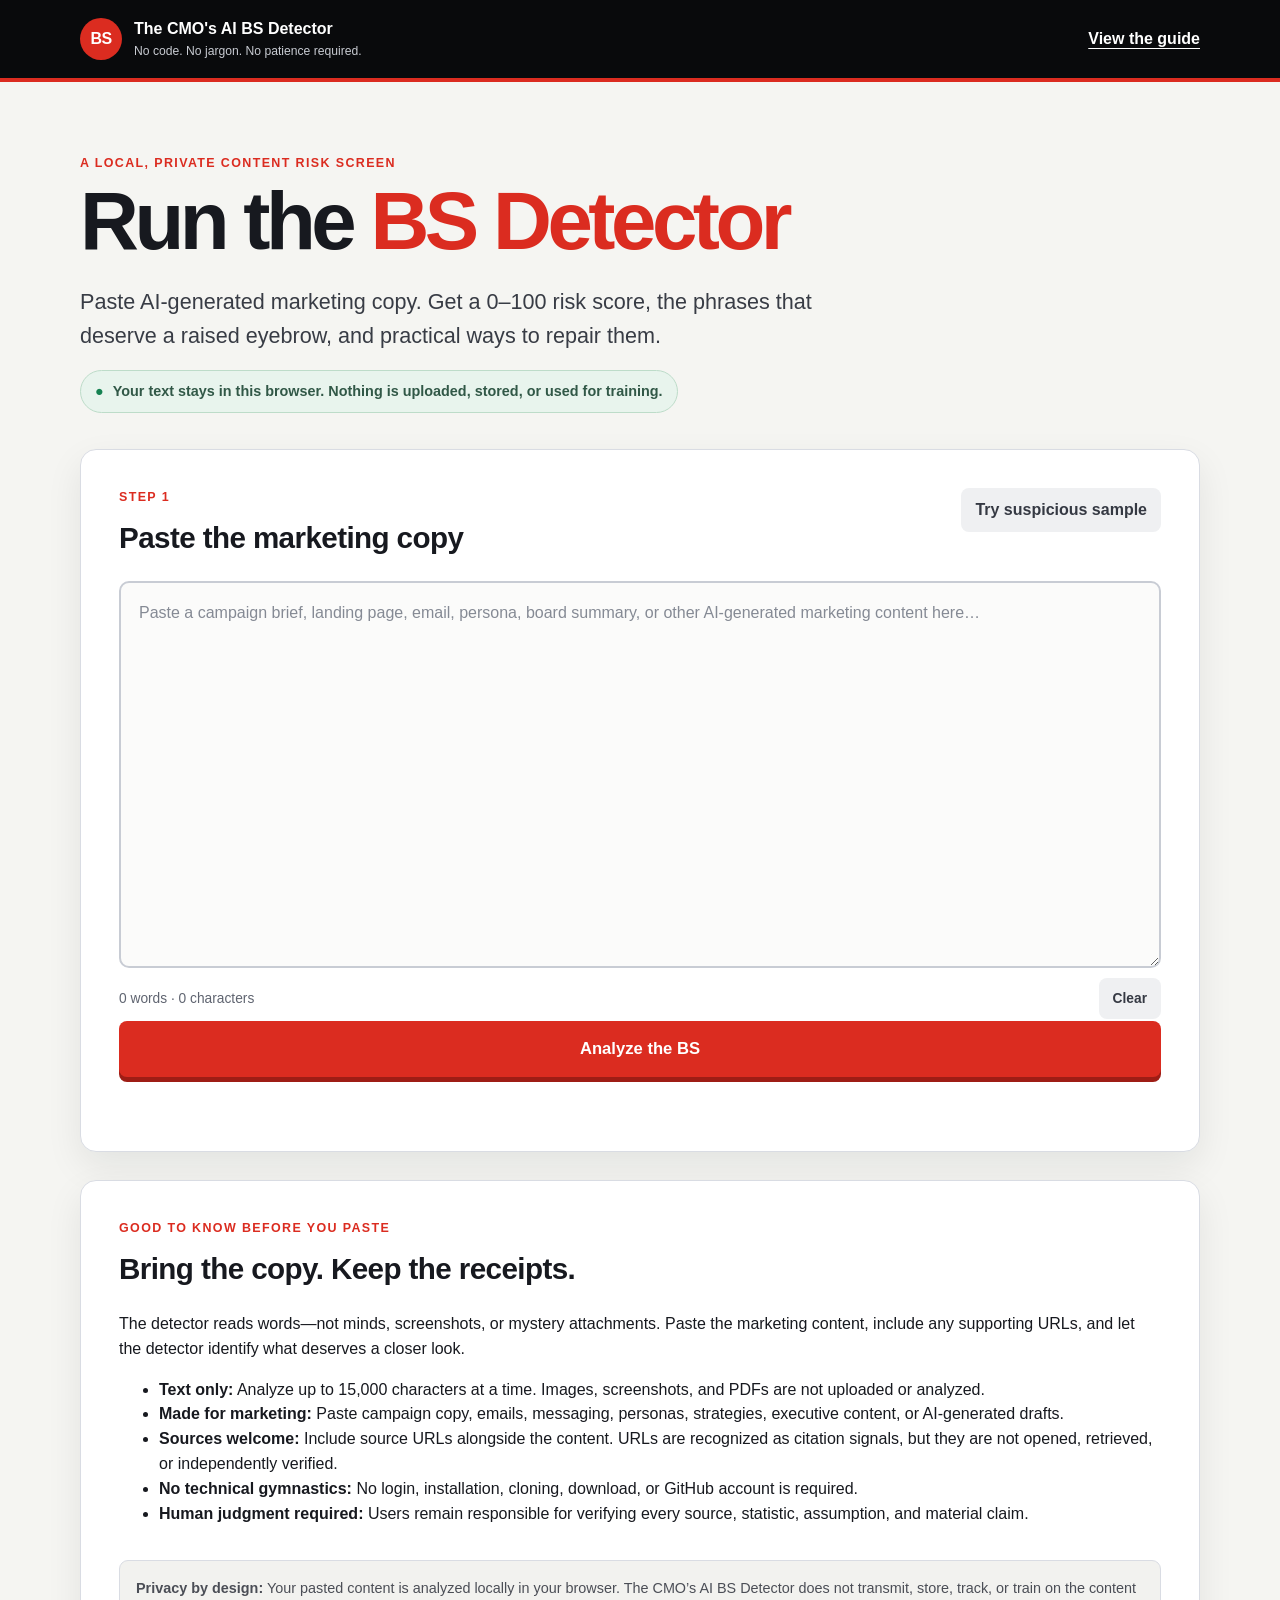
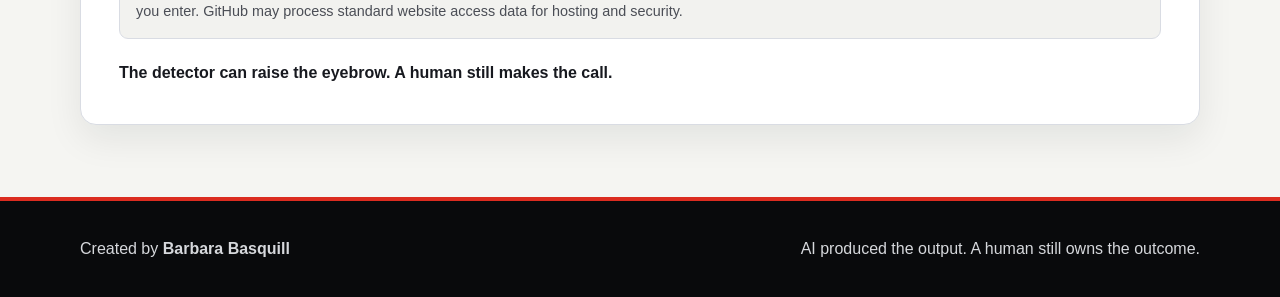
<file: index.html>
<!doctype html>
<html lang="en">
<head>
  <meta charset="utf-8">
  <meta name="viewport" content="width=device-width, initial-scale=1">
  <meta name="description" content="A private, browser-based risk screen for AI-generated marketing content.">
  <title>Run the BS Detector | The CMO's AI BS Detector</title>
  <link rel="stylesheet" href="styles.css">
</head>
<body>
  <a class="skip-link" href="#detector">Skip to detector</a>

  <header class="site-header">
    <div class="shell header-inner">
      <a class="brand" href="./" aria-label="The CMO's AI BS Detector home">
        <span class="brand-mark" aria-hidden="true">BS</span>
        <span><strong>The CMO's AI BS Detector</strong><small>No code. No jargon. No patience required.</small></span>
      </a>
      <a class="text-link" href="https://github.com/barbarabasquill/cmo-ai-bs-detector/blob/main/README.md">View the guide</a>
    </div>
  </header>

  <main id="detector" class="shell">
    <section class="hero" aria-labelledby="page-title">
      <p class="eyebrow">A local, private content risk screen</p>
      <h1 id="page-title">Run the <span>BS Detector</span></h1>
      <p class="lede">Paste AI-generated marketing copy. Get a 0–100 risk score, the phrases that deserve a raised eyebrow, and practical ways to repair them.</p>
      <div class="privacy-note"><span aria-hidden="true">●</span> Your text stays in this browser. Nothing is uploaded, stored, or used for training.</div>
    </section>

    <section class="workspace" aria-label="Content analyzer">
      <div class="panel input-panel">
        <div class="panel-heading">
          <div>
            <p class="step">Step 1</p>
            <h2>Paste the marketing copy</h2>
          </div>
          <button id="sampleButton" class="button button-quiet" type="button">Try suspicious sample</button>
        </div>

        <label class="sr-only" for="contentInput">Marketing content to analyze</label>
        <textarea id="contentInput" rows="14" maxlength="15000" placeholder="Paste a campaign brief, landing page, email, persona, board summary, or other AI-generated marketing content here…"></textarea>

        <div class="input-footer">
          <span id="contentCount" aria-live="polite">0 words · 0 characters</span>
          <button id="clearButton" class="button button-quiet" type="button">Clear</button>
        </div>

        <button id="analyzeButton" class="button button-primary" type="button">Analyze the BS</button>
        <p id="inputError" class="error" role="alert"></p>
      </div>

      <section id="results" class="panel results-panel" aria-labelledby="results-title" hidden>
        <div class="panel-heading results-heading">
          <div>
            <p class="step">Step 2</p>
            <h2 id="results-title">Your executive readout</h2>
          </div>
          <div class="result-actions">
            <button id="copyButton" class="button button-quiet" type="button">Copy results</button>
            <button id="downloadButton" class="button button-quiet" type="button">Download</button>
          </div>
        </div>

        <div id="scoreCard" class="score-card" data-band="green">
          <div class="score-gauge" role="img" aria-label="BS risk score">
            <span id="scoreNumber">0</span><small>/100</small>
          </div>
          <div class="verdict-copy">
            <p class="score-label">BS RISK SCORE</p>
            <h3 id="verdict">CMO-Clean</h3>
            <p id="summary"></p>
          </div>
        </div>

        <div class="legend" aria-label="Score ranges">
          <span><i class="dot green"></i>0–25 Clear</span>
          <span><i class="dot yellow"></i>26–74 Review</span>
          <span><i class="dot red"></i>75–100 High risk</span>
        </div>

        <section class="result-section" aria-labelledby="category-title">
          <h3 id="category-title">Where the risk lives</h3>
          <div id="categoryScores" class="category-list"></div>
        </section>

        <section class="result-section" aria-labelledby="flags-title">
          <div class="section-heading">
            <h3 id="flags-title">What deserves attention</h3>
            <span id="flagCount" class="count-pill"></span>
          </div>
          <div id="flags" class="flag-list"></div>
        </section>

        <section class="result-section next-actions" aria-labelledby="actions-title">
          <h3 id="actions-title">CMO next moves</h3>
          <ol id="actions"></ol>
        </section>

        <aside class="reality-check">
          <strong>Reality check:</strong> This tool flags risk signals; it does not prove that content is AI-generated or that a claim is false. Verify sources, customer evidence, assumptions, and regulated claims with the appropriate humans.
        </aside>
      </section>
            <section class="panel" aria-labelledby="good-to-know-title">
        <p class="step">Good to know before you paste</p>
        <h2 id="good-to-know-title">Bring the copy. Keep the receipts.</h2>

        <p>
          The detector reads words—not minds, screenshots, or mystery attachments.
          Paste the marketing content, include any supporting URLs, and let the
          detector identify what deserves a closer look.
        </p>

        <ul>
          <li>
            <strong>Text only:</strong> Analyze up to 15,000 characters at a time.
            Images, screenshots, and PDFs are not uploaded or analyzed.
          </li>
          <li>
            <strong>Made for marketing:</strong> Paste campaign copy, emails,
            messaging, personas, strategies, executive content, or AI-generated drafts.
          </li>
          <li>
            <strong>Sources welcome:</strong> Include source URLs alongside the
            content. URLs are recognized as citation signals, but they are not opened,
            retrieved, or independently verified.
          </li>
          <li>
            <strong>No technical gymnastics:</strong> No login, installation,
            cloning, download, or GitHub account is required.
          </li>
          <li>
            <strong>Human judgment required:</strong> Users remain responsible for
            verifying every source, statistic, assumption, and material claim.
          </li>
        </ul>

        <aside class="reality-check">
          <strong>Privacy by design:</strong> Your pasted content is analyzed locally
          in your browser. The CMO’s AI BS Detector does not transmit, store, track,
          or train on the content you enter. GitHub may process standard website
          access data for hosting and security.
        </aside>

        <p style="margin: 22px 0 0;">
          <strong>The detector can raise the eyebrow. A human still makes the call.</strong>
        </p>
      </section>
    </section>
  </main>

  <footer>
    <div class="shell footer-inner">
      <p>Created by <strong>Barbara Basquill</strong></p>
      <p>AI produced the output. A human still owns the outcome.</p>
    </div>
  </footer>

  <script src="app.js"></script>
</body>
</html>
</file>
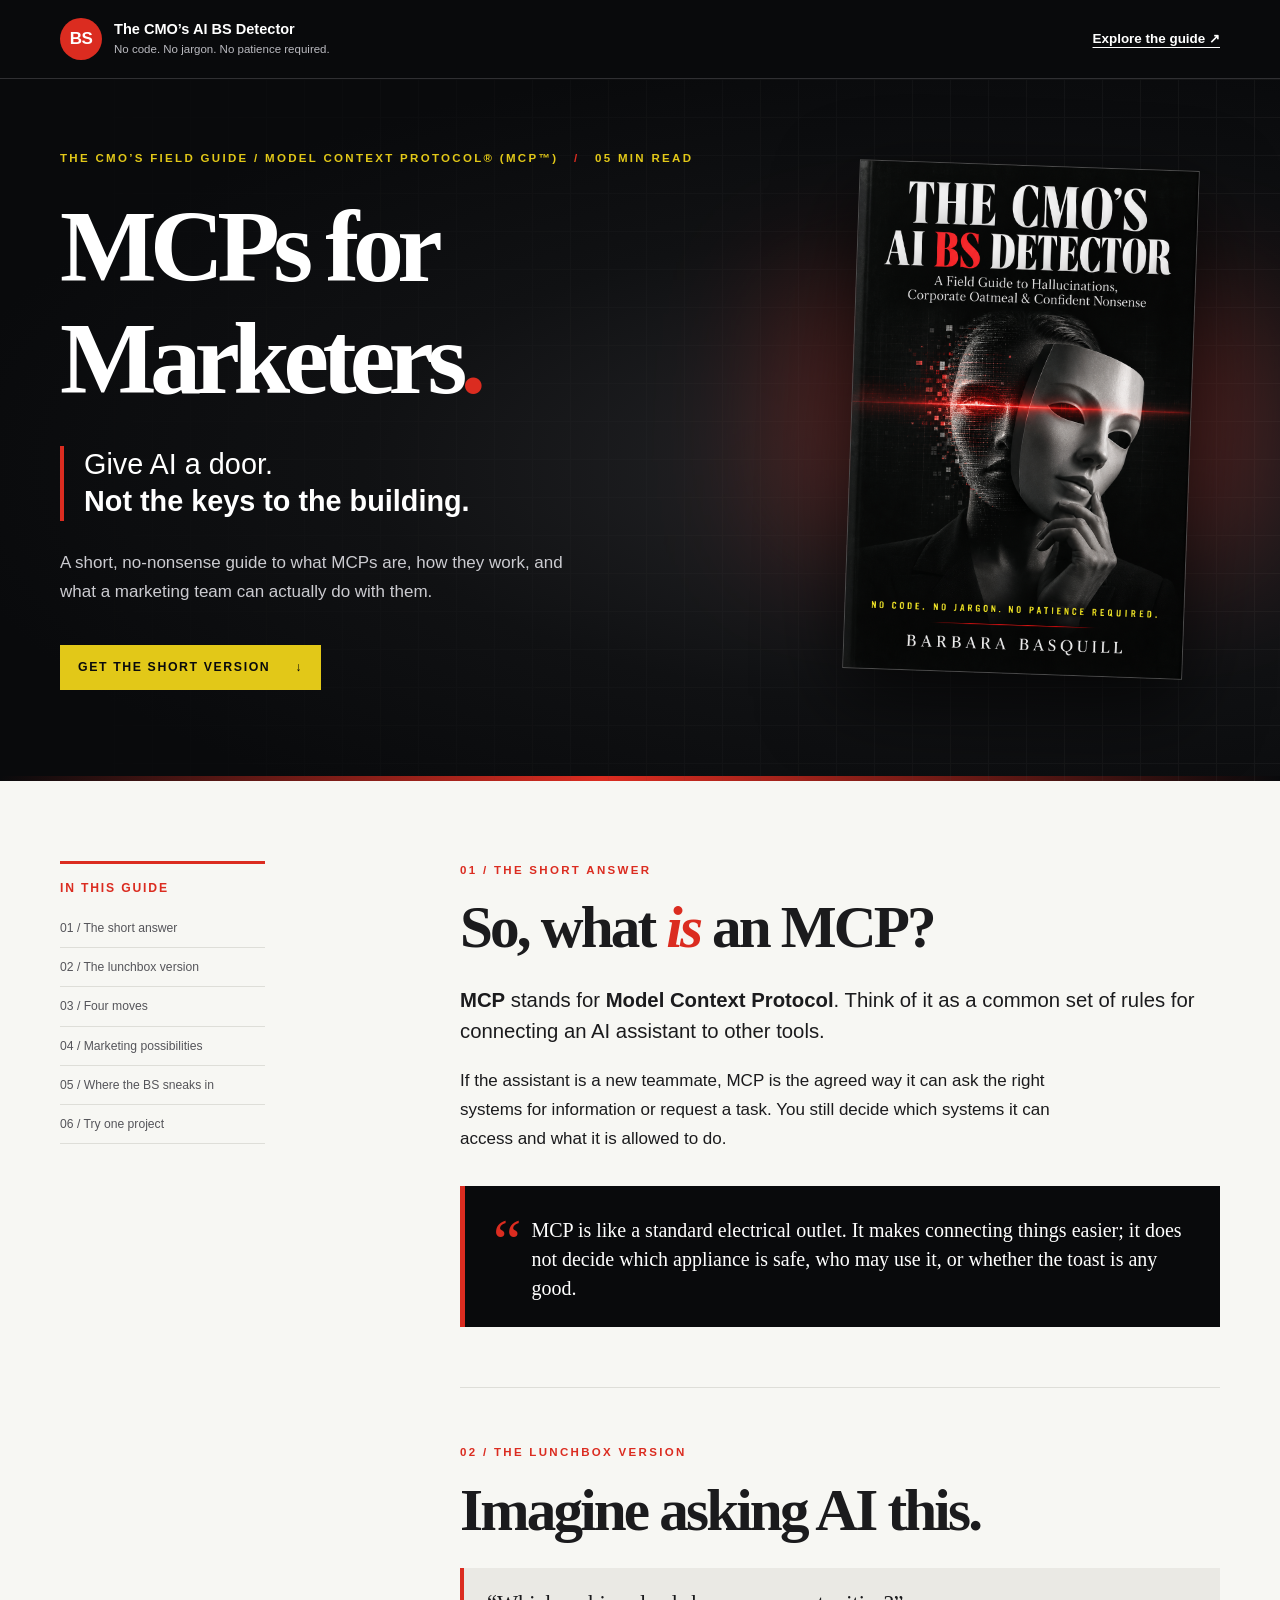
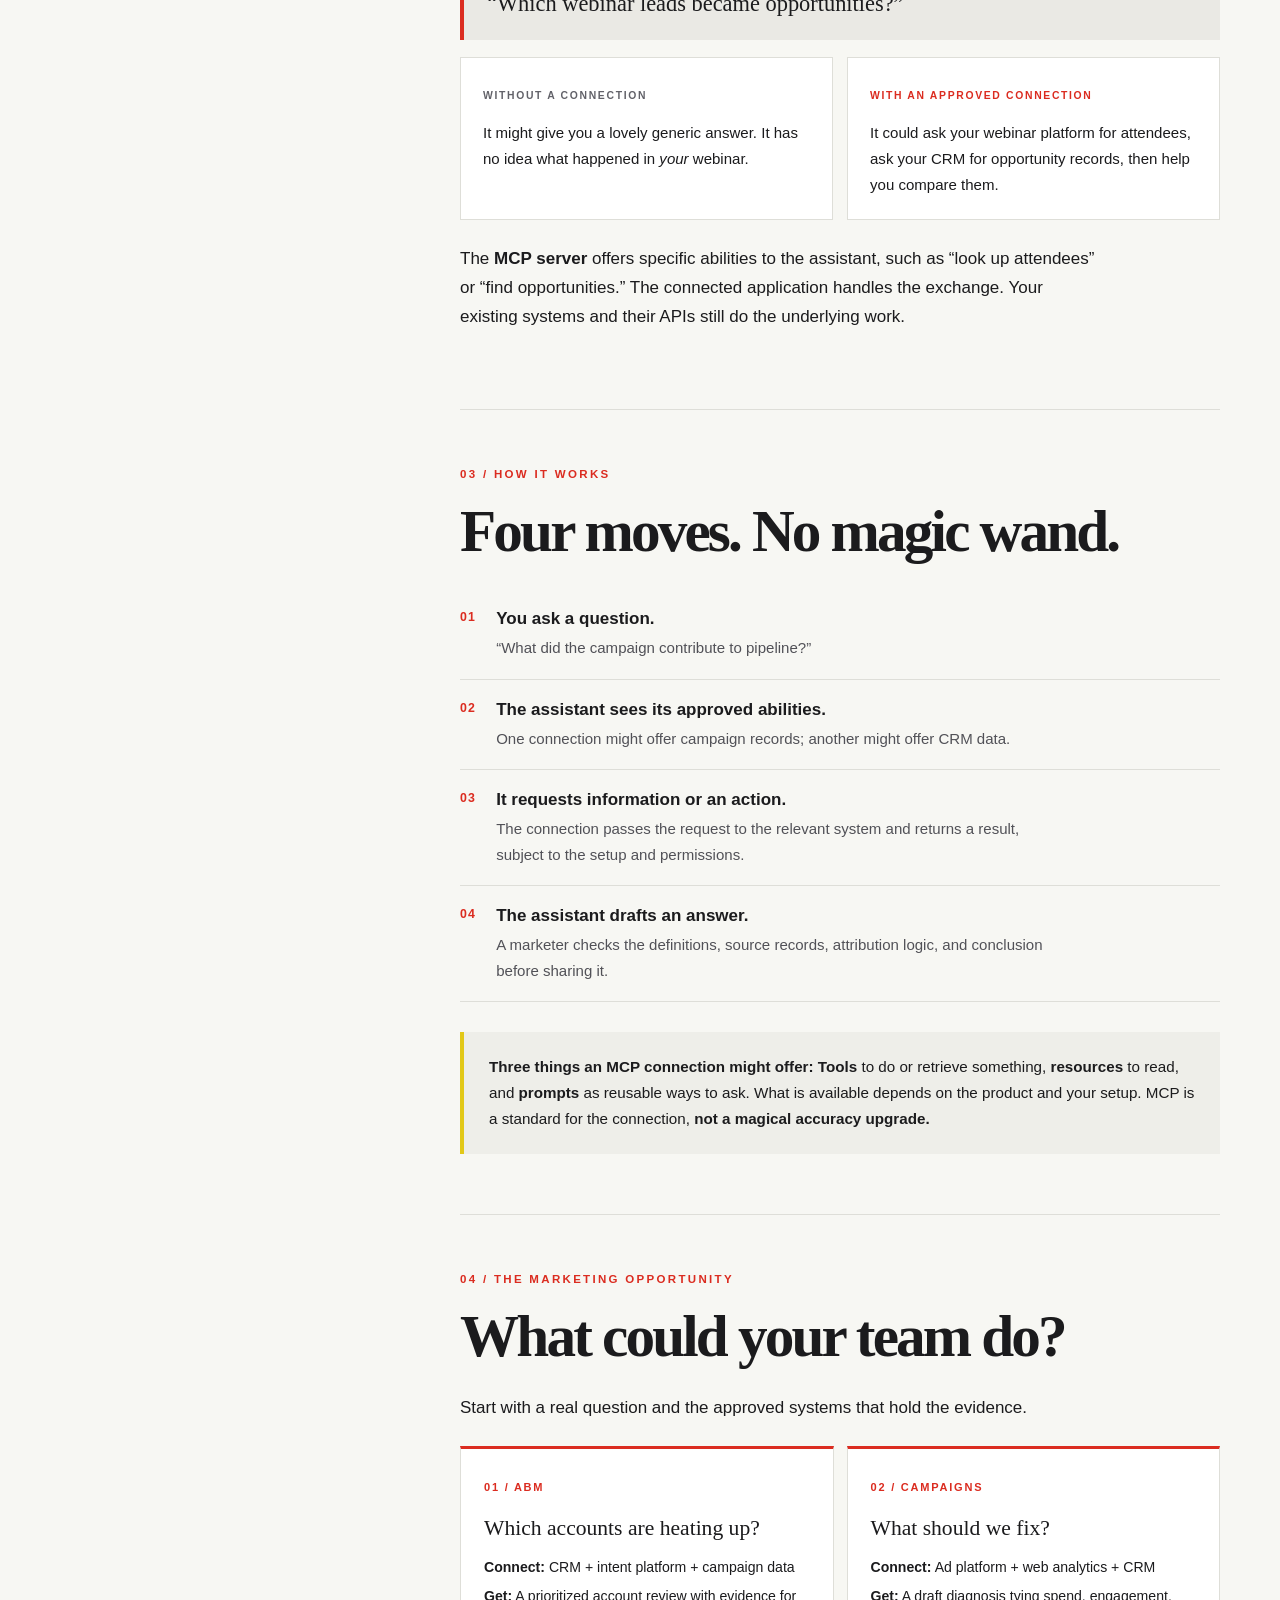
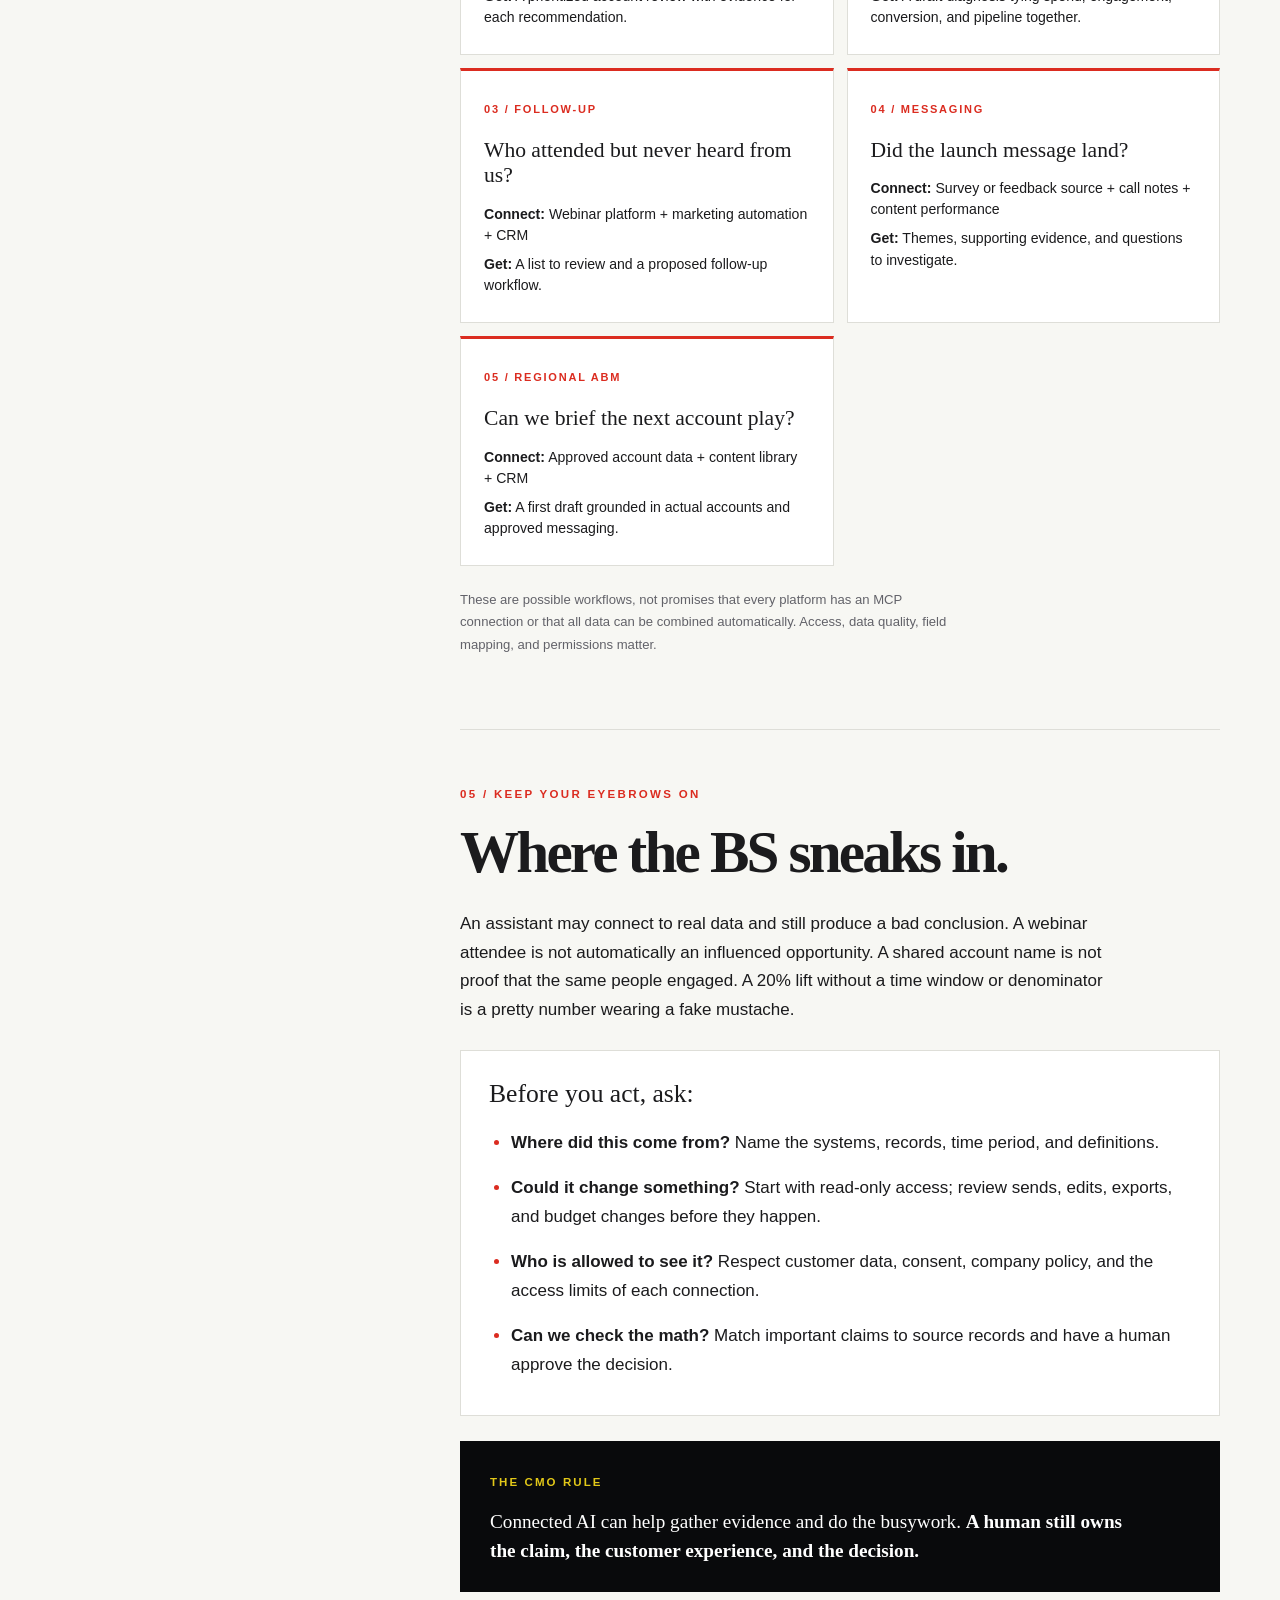
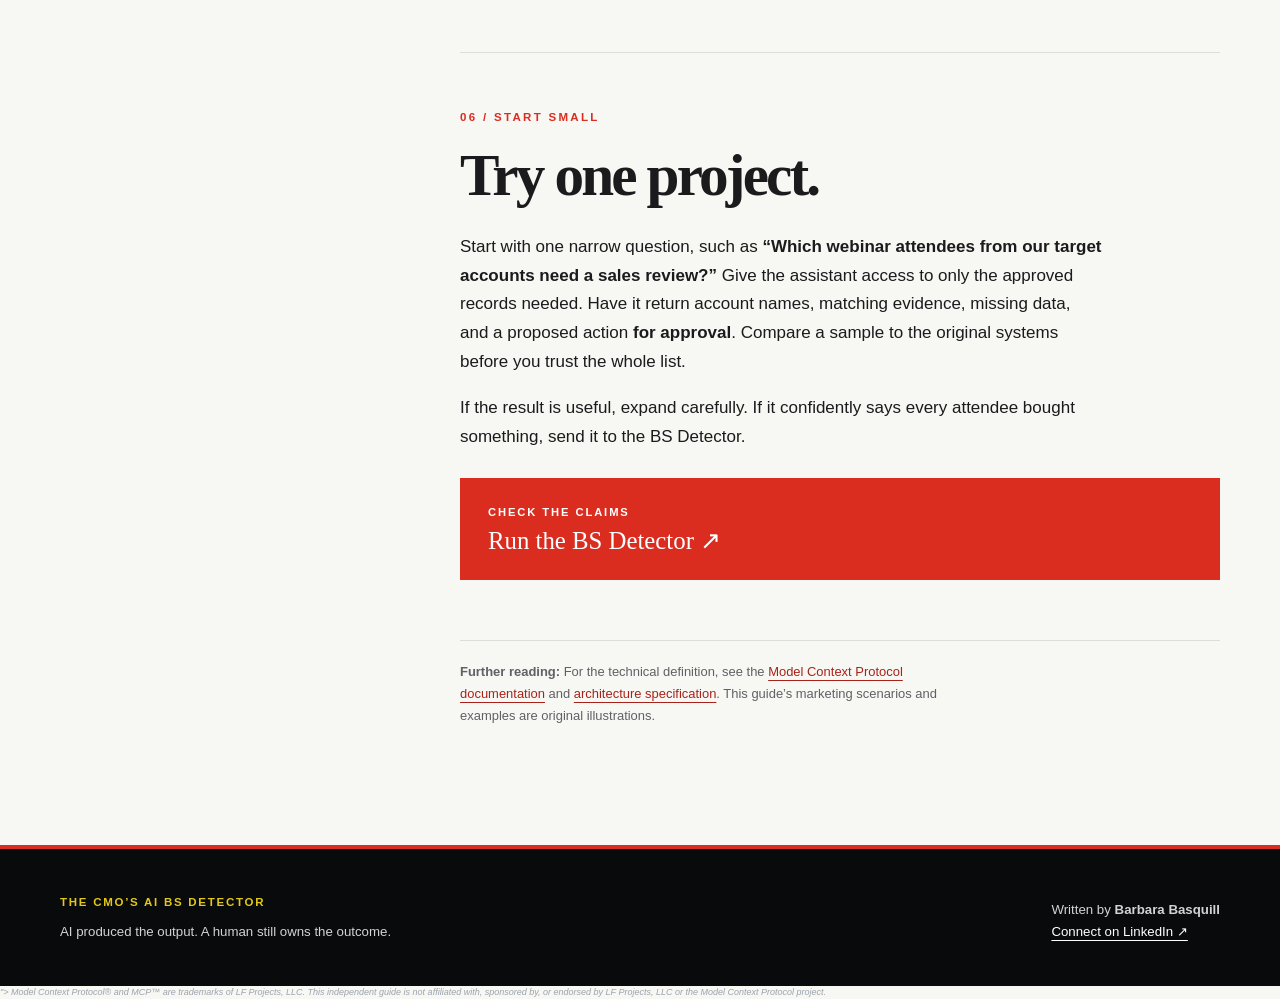
<file: mcp-for-marketers/index.html>
<!doctype html>
<html lang="en">
<head>
  <meta charset="utf-8">
  <meta name="viewport" content="width=device-width, initial-scale=1">
  <meta name="theme-color" content="#090a0c">
  <meta name="description" content="A five-minute, no-jargon field guide to MCPs for CMOs and marketing teams. Learn how connected AI works, what it can do, and where the BS can sneak in.">
  <meta property="og:type" content="article">
  <meta property="og:title" content="MCPs Connections for Marketers: Give AI a Door, Not the Keys to the Building">
  <meta property="og:description" content="The five-minute, no-jargon field guide to connected AI for marketing teams.">
  <meta property="og:image" content="https://barbarabasquill.github.io/cmo-ai-bs-detector/assets/cmo-ai-bs-detector-cover.png">
  <meta property="og:url" content="https://barbarabasquill.github.io/cmo-ai-bs-detector/mcp-for-marketers/">
  <title>MCPs for Marketers | The CMO’s AI BS Detector</title>
  <link rel="canonical" href="https://barbarabasquill.github.io/cmo-ai-bs-detector/mcp-for-marketers/">
  <link rel="stylesheet" href="styles.css">
</head>
<body>
  <a class="skip-link" href="#article">Skip to article</a>
  <header class="site-header"><div class="shell header-inner">
    <a class="brand" href="../" aria-label="The CMO's AI BS Detector home"><span class="brand-mark" aria-hidden="true">BS</span><span><strong>The CMO’s AI BS Detector</strong><small>No code. No jargon. No patience required.</small></span></a>
    <a class="header-link" href="https://github.com/barbarabasquill/cmo-ai-bs-detector/blob/main/README.md">Explore the guide <span aria-hidden="true">↗</span></a>
  </div></header>
  <main id="article">
    <section class="hero"><div class="shell hero-grid">
      <div class="hero-copy"><p class="eyebrow">THE CMO’S FIELD GUIDE / MODEL CONTEXT PROTOCOL® (MCP™) <span aria-hidden="true">/</span> 05 MIN READ</p>
        <h1>MCPs for<br><em>Marketers<span class="red">.</span></em></h1>
        <p class="hero-deck">Give AI a door.<br><strong>Not the keys to the building.</strong></p>
        <p class="hero-sub">A short, no-nonsense guide to what MCPs are, how they work, and what a marketing team can actually do with them.</p>
        <a class="hero-button" href="#quick-answer">GET THE SHORT VERSION <span aria-hidden="true">↓</span></a>
      </div>
      <div class="hero-art" aria-label="The CMO's AI BS Detector book cover"><div class="art-halo" aria-hidden="true"></div><img src="../assets/cmo-ai-bs-detector-cover.png" alt="The CMO's AI BS Detector cover with a masked figure, red light, and yellow tagline"></div>
    </div><div class="hero-rule" aria-hidden="true"></div></section>

    <div class="shell article-shell">
      <aside class="contents" aria-label="On this page"><p>IN THIS GUIDE</p><a href="#quick-answer">01 / The short answer</a><a href="#lunchbox">02 / The lunchbox version</a><a href="#four-moves">03 / Four moves</a><a href="#marketing">04 / Marketing possibilities</a><a href="#bs">05 / Where the BS sneaks in</a><a href="#first-project">06 / Try one project</a></aside>
      <article class="story">
        <section id="quick-answer" class="story-section intro"><p class="section-kicker">01 / THE SHORT ANSWER</p><h2>So, what <em>is</em> an MCP?</h2>
          <p class="lead"><strong>MCP</strong> stands for <strong>Model Context Protocol</strong>. Think of it as a common set of rules for connecting an AI assistant to other tools.</p>
          <p>If the assistant is a new teammate, MCP is the agreed way it can ask the right systems for information or request a task. You still decide which systems it can access and what it is allowed to do.</p>
          <div class="pullquote"><span aria-hidden="true">“</span><p>MCP is like a standard electrical outlet. It makes connecting things easier; it does not decide which appliance is safe, who may use it, or whether the toast is any good.</p></div>
        </section>
        <section id="lunchbox" class="story-section"><p class="section-kicker">02 / THE LUNCHBOX VERSION</p><h2>Imagine asking AI this.</h2>
          <div class="question">“Which webinar leads became opportunities?”</div>
          <div class="compare"><div><span class="tag">WITHOUT A CONNECTION</span><p>It might give you a lovely generic answer. It has no idea what happened in <em>your</em> webinar.</p></div><div><span class="tag tag-red">WITH AN APPROVED CONNECTION</span><p>It could ask your webinar platform for attendees, ask your CRM for opportunity records, then help you compare them.</p></div></div>
          <p>The <strong>MCP server</strong> offers specific abilities to the assistant, such as “look up attendees” or “find opportunities.” The connected application handles the exchange. Your existing systems and their APIs still do the underlying work.</p>
        </section>
        <section id="four-moves" class="story-section"><p class="section-kicker">03 / HOW IT WORKS</p><h2>Four moves. No magic wand.</h2>
          <ol class="steps"><li><span>01</span><div><strong>You ask a question.</strong><p>“What did the campaign contribute to pipeline?”</p></div></li><li><span>02</span><div><strong>The assistant sees its approved abilities.</strong><p>One connection might offer campaign records; another might offer CRM data.</p></div></li><li><span>03</span><div><strong>It requests information or an action.</strong><p>The connection passes the request to the relevant system and returns a result, subject to the setup and permissions.</p></div></li><li><span>04</span><div><strong>The assistant drafts an answer.</strong><p>A marketer checks the definitions, source records, attribution logic, and conclusion before sharing it.</p></div></li></ol>
          <div class="note"><strong>Three things an MCP connection might offer:</strong> <b>Tools</b> to do or retrieve something, <b>resources</b> to read, and <b>prompts</b> as reusable ways to ask. What is available depends on the product and your setup. MCP is a standard for the connection, <strong>not a magical accuracy upgrade.</strong></div>
        </section>
        <section id="marketing" class="story-section"><p class="section-kicker">04 / THE MARKETING OPPORTUNITY</p><h2>What could your team do?</h2><p>Start with a real question and the approved systems that hold the evidence.</p>
          <div class="use-cases"><div class="use-case"><span>01 / ABM</span><h3>Which accounts are heating up?</h3><p><b>Connect:</b> CRM + intent platform + campaign data</p><p><b>Get:</b> A prioritized account review with evidence for each recommendation.</p></div><div class="use-case"><span>02 / CAMPAIGNS</span><h3>What should we fix?</h3><p><b>Connect:</b> Ad platform + web analytics + CRM</p><p><b>Get:</b> A draft diagnosis tying spend, engagement, conversion, and pipeline together.</p></div><div class="use-case"><span>03 / FOLLOW-UP</span><h3>Who attended but never heard from us?</h3><p><b>Connect:</b> Webinar platform + marketing automation + CRM</p><p><b>Get:</b> A list to review and a proposed follow-up workflow.</p></div><div class="use-case"><span>04 / MESSAGING</span><h3>Did the launch message land?</h3><p><b>Connect:</b> Survey or feedback source + call notes + content performance</p><p><b>Get:</b> Themes, supporting evidence, and questions to investigate.</p></div><div class="use-case"><span>05 / REGIONAL ABM</span><h3>Can we brief the next account play?</h3><p><b>Connect:</b> Approved account data + content library + CRM</p><p><b>Get:</b> A first draft grounded in actual accounts and approved messaging.</p></div></div>
          <p class="fine-print">These are possible workflows, not promises that every platform has an MCP connection or that all data can be combined automatically. Access, data quality, field mapping, and permissions matter.</p>
        </section>
        <section id="bs" class="story-section"><p class="section-kicker">05 / KEEP YOUR EYEBROWS ON</p><h2>Where the BS sneaks in.</h2><p>An assistant may connect to real data and still produce a bad conclusion. A webinar attendee is not automatically an influenced opportunity. A shared account name is not proof that the same people engaged. A 20% lift without a time window or denominator is a pretty number wearing a fake mustache.</p>
          <div class="checklist"><h3>Before you act, ask:</h3><ul><li><strong>Where did this come from?</strong> Name the systems, records, time period, and definitions.</li><li><strong>Could it change something?</strong> Start with read-only access; review sends, edits, exports, and budget changes before they happen.</li><li><strong>Who is allowed to see it?</strong> Respect customer data, consent, company policy, and the access limits of each connection.</li><li><strong>Can we check the math?</strong> Match important claims to source records and have a human approve the decision.</li></ul></div>
          <div class="rule"><span>THE CMO RULE</span><p>Connected AI can help gather evidence and do the busywork. <strong>A human still owns the claim, the customer experience, and the decision.</strong></p></div>
        </section>
        <section id="first-project" class="story-section last"><p class="section-kicker">06 / START SMALL</p><h2>Try one project.</h2><p>Start with one narrow question, such as <strong>“Which webinar attendees from our target accounts need a sales review?”</strong> Give the assistant access to only the approved records needed. Have it return account names, matching evidence, missing data, and a proposed action <strong>for approval</strong>. Compare a sample to the original systems before you trust the whole list.</p><p>If the result is useful, expand carefully. If it confidently says every attendee bought something, send it to the BS Detector.</p>
          <a class="cta" href="../"><span>CHECK THE CLAIMS</span><strong>Run the BS Detector <span aria-hidden="true">↗</span></strong></a>
        </section>
        <div class="sources"><p><strong>Further reading:</strong> For the technical definition, see the <a href="https://modelcontextprotocol.io/docs/getting-started/intro">Model Context Protocol documentation</a> and <a href="https://modelcontextprotocol.io/specification/2026-07-28/architecture">architecture specification</a>. This guide’s marketing scenarios and examples are original illustrations.</p></div>
      </article>
    </div>
  </main>
  <footer><div class="shell footer-inner"><div><span>THE CMO’S AI BS DETECTOR</span><p>AI produced the output. A human still owns the outcome.</p></div><div><p>Written by <strong>Barbara Basquill</strong></p><a href="https://www.linkedin.com/in/enterprisemarketing/">Connect on LinkedIn ↗</a></div></div></footer>
</body>
</html>
<p style="font-size: 9px !important; line-height: 1.45; font-style: italic; color: #9ca3af; margin: 0;">
  ">
    Model Context Protocol® and MCP™ are trademarks of LF Projects, LLC.
    This independent guide is not affiliated with, sponsored by, or endorsed by
    LF Projects, LLC or the Model Context Protocol project.
  </p>
</div>
</file>
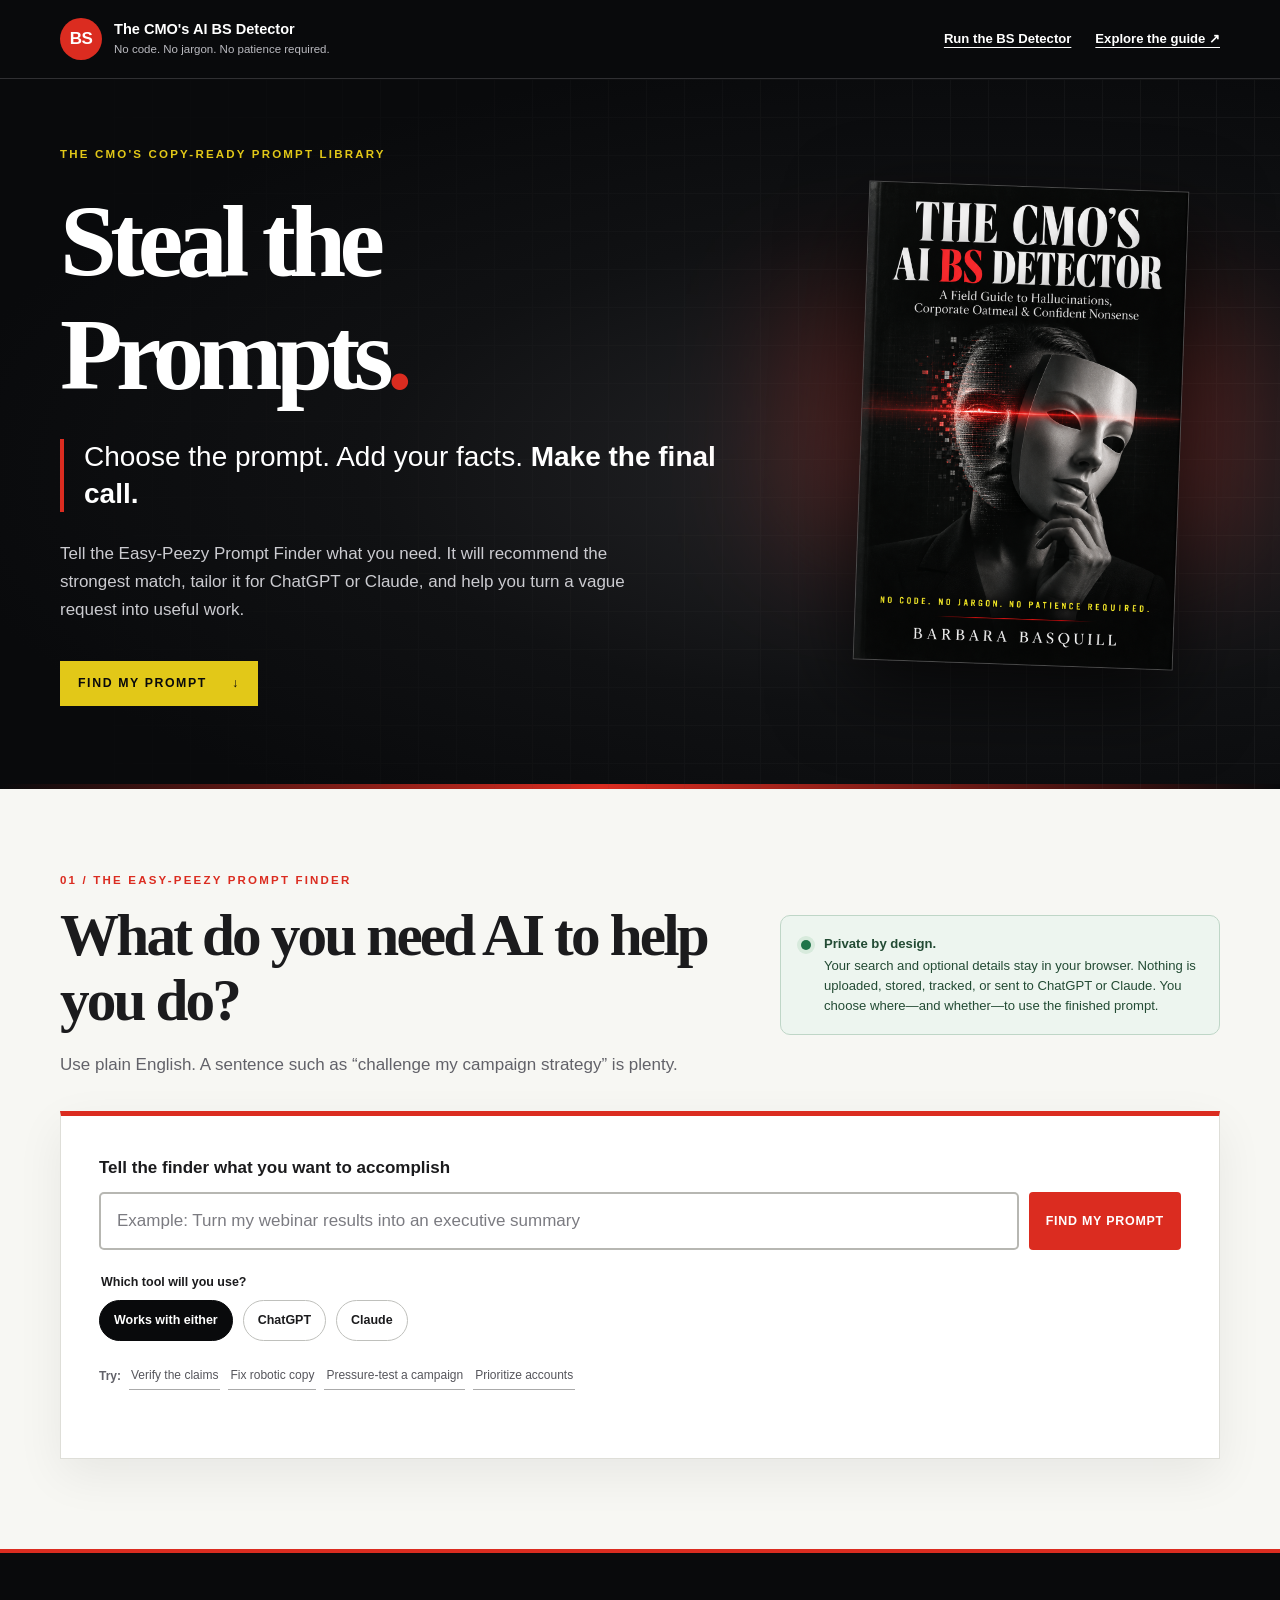
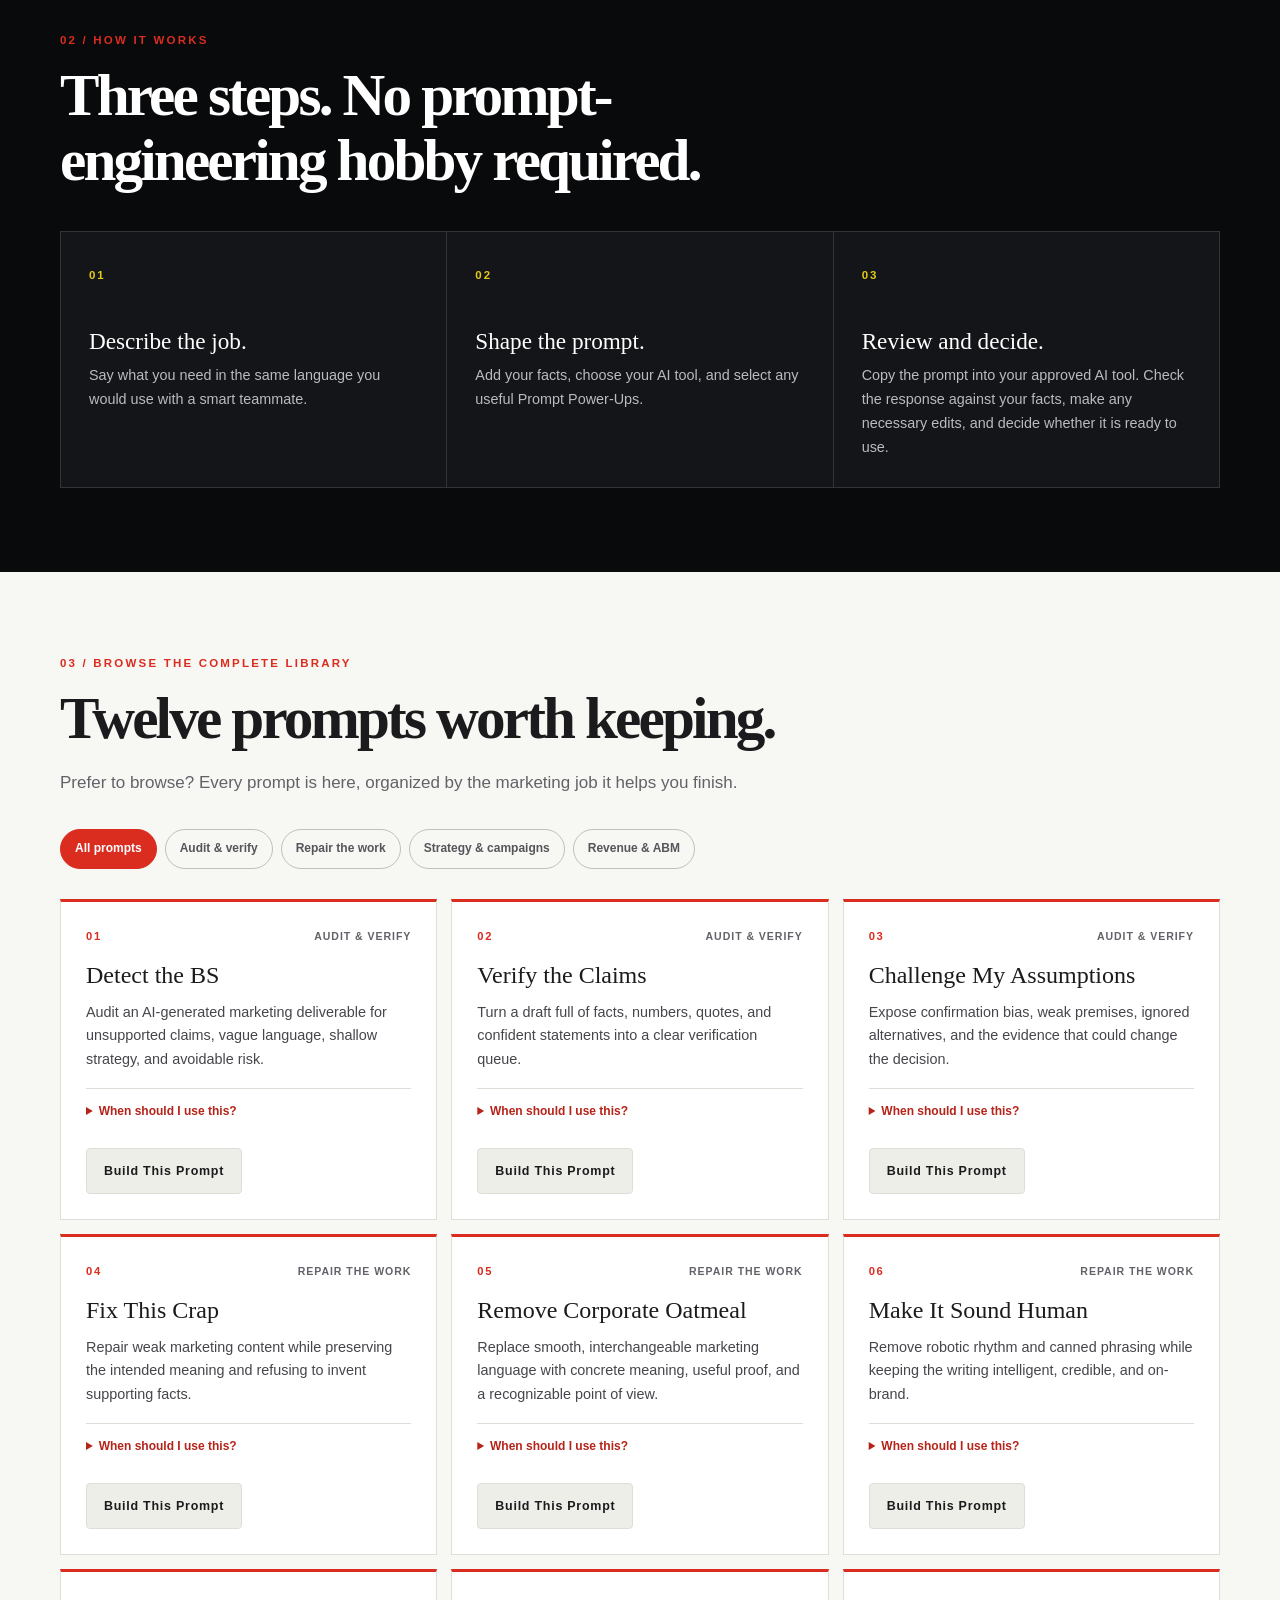
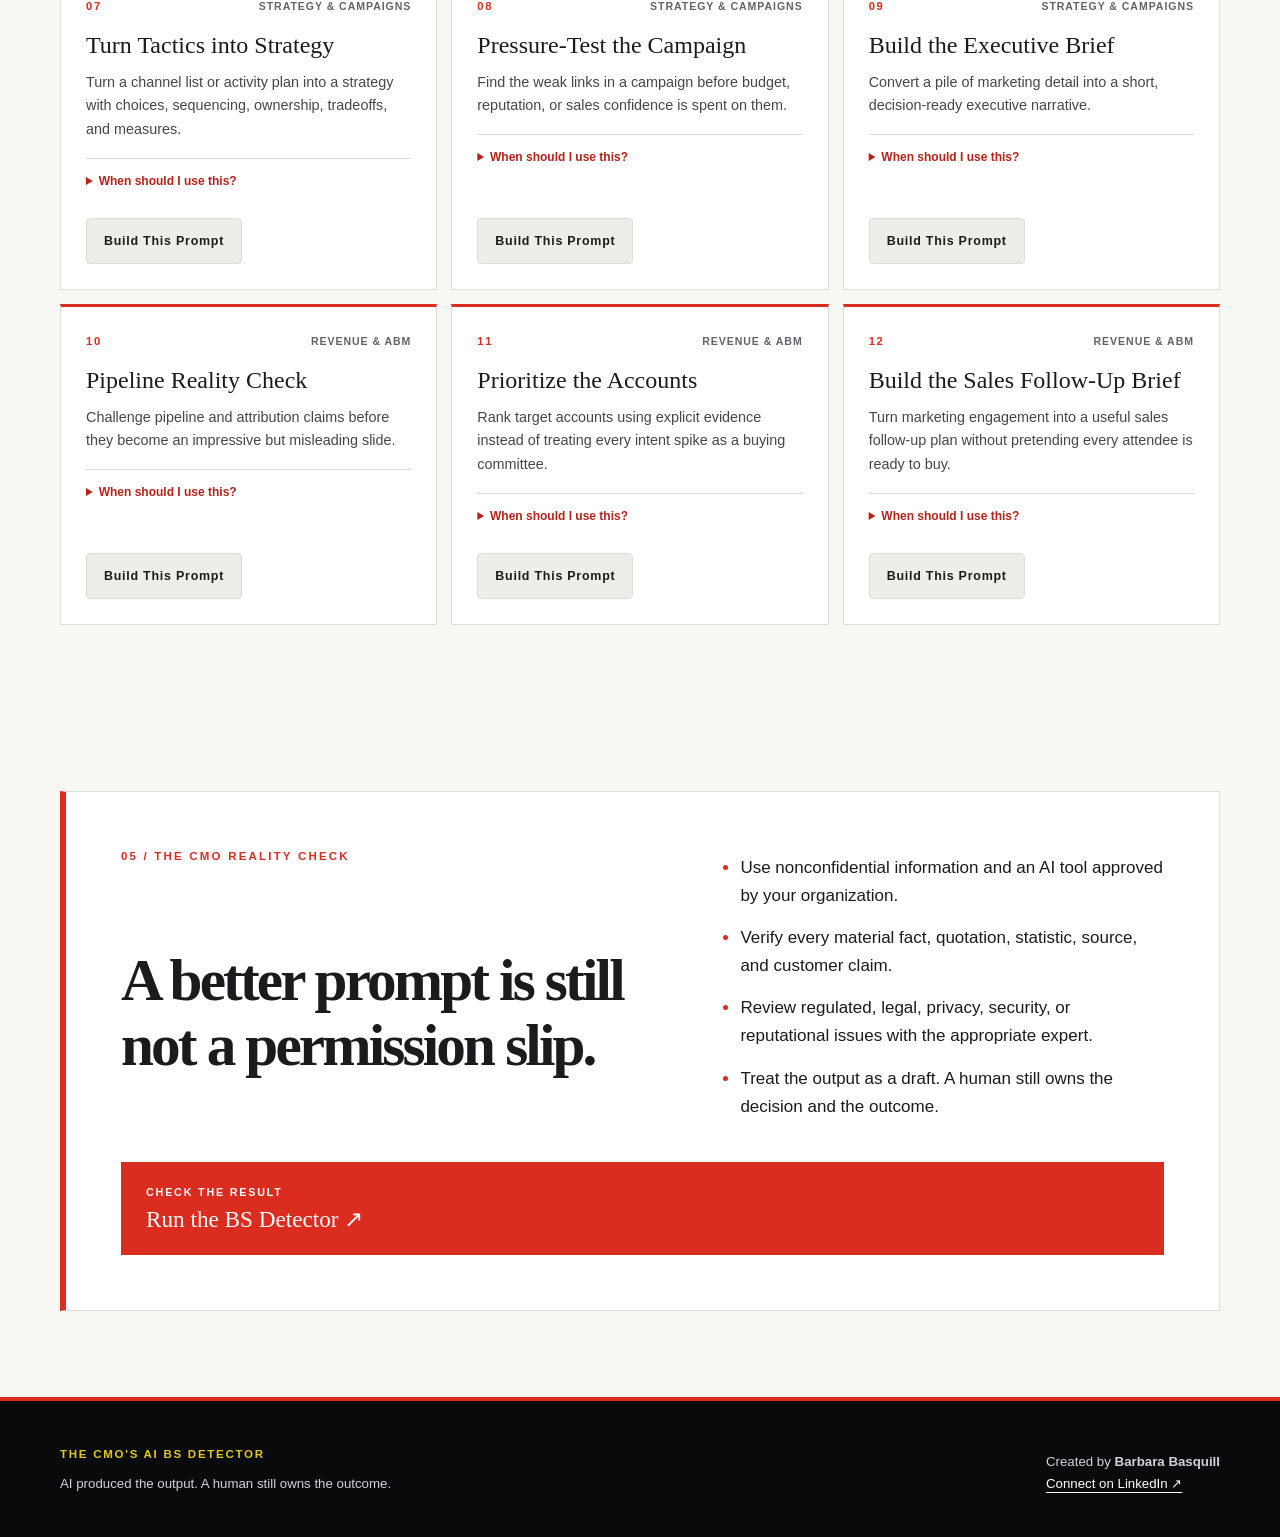
<file: prompts/index.html>
<!doctype html>
<html lang="en">
<head>
  <meta charset="utf-8">
  <meta name="viewport" content="width=device-width, initial-scale=1">
  <meta name="theme-color" content="#090a0c">
  <meta name="description" content="An interactive, private prompt finder and copy-ready prompt library for CMOs and marketers using ChatGPT or Claude.">
  <meta property="og:type" content="website">
  <meta property="og:title" content="Steal the Prompts | The CMO's AI BS Detector">
  <meta property="og:description" content="Choose the prompt. Add your facts. Make the final call.">
  <meta property="og:image" content="https://barbarabasquill.github.io/cmo-ai-bs-detector/assets/cmo-ai-bs-detector-cover.png">
  <meta property="og:url" content="https://barbarabasquill.github.io/cmo-ai-bs-detector/prompts/">
  <title>Steal the Prompts | The CMO's AI BS Detector</title>
  <link rel="canonical" href="https://barbarabasquill.github.io/cmo-ai-bs-detector/prompts/">
  <link rel="stylesheet" href="styles.css">
</head>
<body>
  <a class="skip-link" href="#prompt-finder">Skip to the prompt finder</a>

  <header class="site-header">
    <div class="shell header-inner">
      <a class="brand" href="../" aria-label="The CMO's AI BS Detector home">
        <span class="brand-mark" aria-hidden="true">BS</span>
        <span>
          <strong>The CMO's AI BS Detector</strong>
          <small>No code. No jargon. No patience required.</small>
        </span>
      </a>
      <nav class="header-nav" aria-label="Primary navigation">
        <a href="../">Run the BS Detector</a>
        <a href="https://github.com/barbarabasquill/cmo-ai-bs-detector/blob/main/README.md">Explore the guide <span aria-hidden="true">↗</span></a>
      </nav>
    </div>
  </header>

  <main>
    <section class="hero" aria-labelledby="page-title">
      <div class="shell hero-grid">
        <div class="hero-copy">
          <p class="eyebrow">THE CMO'S COPY-READY PROMPT LIBRARY</p>
          <h1 id="page-title">Steal the<br><em>Prompts<span class="red">.</span></em></h1>
          <p class="hero-deck">Choose the prompt. Add your facts. <strong>Make the final call.</strong></p>
          <p class="hero-sub">Tell the Easy-Peezy Prompt Finder what you need. It will recommend the strongest match, tailor it for ChatGPT or Claude, and help you turn a vague request into useful work.</p>
          <a class="hero-button" href="#prompt-finder">FIND MY PROMPT <span aria-hidden="true">↓</span></a>
        </div>
        <div class="hero-art" aria-label="The CMO's AI BS Detector book cover">
          <div class="art-halo" aria-hidden="true"></div>
          <img src="../assets/cmo-ai-bs-detector-cover.png" alt="The CMO's AI BS Detector cover with a masked figure, red light, and yellow tagline">
        </div>
      </div>
      <div class="hero-rule" aria-hidden="true"></div>
    </section>

    <section id="prompt-finder" class="finder-section shell" aria-labelledby="finder-title">
      <div class="section-heading finder-heading">
        <div>
          <p class="section-kicker">01 / THE EASY-PEEZY PROMPT FINDER</p>
          <h2 id="finder-title">What do you need AI to help you do?</h2>
          <p class="section-intro">Use plain English. A sentence such as “challenge my campaign strategy” is plenty.</p>
        </div>
        <div class="privacy-card">
          <span class="privacy-dot" aria-hidden="true"></span>
          <div>
            <strong>Private by design.</strong>
            <p>Your search and optional details stay in your browser. Nothing is uploaded, stored, tracked, or sent to ChatGPT or Claude. You choose where—and whether—to use the finished prompt.</p>
          </div>
        </div>
      </div>

      <form id="finderForm" class="finder-panel" novalidate>
        <label for="finderQuery">Tell the finder what you want to accomplish</label>
        <div class="search-row">
          <input id="finderQuery" name="finderQuery" type="search" maxlength="240" autocomplete="off" placeholder="Example: Turn my webinar results into an executive summary">
          <button class="button button-primary" type="submit">Find My Prompt</button>
        </div>
        <fieldset class="tool-picker">
          <legend>Which tool will you use?</legend>
          <label><input type="radio" name="tool" value="universal" checked><span>Works with either</span></label>
          <label><input type="radio" name="tool" value="chatgpt"><span>ChatGPT</span></label>
          <label><input type="radio" name="tool" value="claude"><span>Claude</span></label>
        </fieldset>
        <div class="example-searches" aria-label="Example searches">
          <span>Try:</span>
          <button type="button" data-example="Find unsupported claims and statistics">Verify the claims</button>
          <button type="button" data-example="Make this marketing copy sound more human">Fix robotic copy</button>
          <button type="button" data-example="Challenge my campaign strategy and assumptions">Pressure-test a campaign</button>
          <button type="button" data-example="Prioritize target accounts for an ABM campaign">Prioritize accounts</button>
        </div>
        <p id="finderError" class="form-error" role="alert"></p>
      </form>

      <section id="finderResults" class="finder-results" aria-labelledby="results-title" hidden>
        <div class="results-heading">
          <div>
            <p class="section-kicker">YOUR BEST MATCHES</p>
            <h3 id="results-title">Start with this one.</h3>
          </div>
          <button id="newSearchButton" class="button button-quiet" type="button">Start a new search</button>
        </div>
        <div id="resultCards" class="result-grid" aria-live="polite"></div>
      </section>
    </section>

    <section class="how-section">
      <div class="shell">
        <p class="section-kicker">02 / HOW IT WORKS</p>
        <h2>Three steps. No prompt-engineering hobby required.</h2>
        <ol class="how-grid">
          <li><span>01</span><strong>Describe the job.</strong><p>Say what you need in the same language you would use with a smart teammate.</p></li>
          <li><span>02</span><strong>Shape the prompt.</strong><p>Add your facts, choose your AI tool, and select any useful Prompt Power-Ups.</p></li>
          <li><span>03</span><strong>Review and decide.</strong><p>Copy the prompt into your approved AI tool. Check the response against your facts, make any necessary edits, and decide whether it is ready to use.</p></li>
        </ol>
      </div>
    </section>

    <section id="library" class="library-section shell" aria-labelledby="library-title">
      <div class="section-heading">
        <div>
          <p class="section-kicker">03 / BROWSE THE COMPLETE LIBRARY</p>
          <h2 id="library-title">Twelve prompts worth keeping.</h2>
          <p class="section-intro">Prefer to browse? Every prompt is here, organized by the marketing job it helps you finish.</p>
        </div>
      </div>

      <div id="categoryFilters" class="category-filters" role="group" aria-label="Filter prompts by category">
        <button type="button" class="is-active" data-category="all" aria-pressed="true">All prompts</button>
        <button type="button" data-category="audit" aria-pressed="false">Audit &amp; verify</button>
        <button type="button" data-category="repair" aria-pressed="false">Repair the work</button>
        <button type="button" data-category="strategy" aria-pressed="false">Strategy &amp; campaigns</button>
        <button type="button" data-category="revenue" aria-pressed="false">Revenue &amp; ABM</button>
      </div>

      <div id="promptLibrary" class="prompt-grid"></div>
    </section>

    <section id="prompt-builder" class="builder-section" aria-labelledby="builder-title" hidden>
      <div class="shell">
        <div class="builder-heading">
          <div>
            <p class="section-kicker">04 / MAKE IT YOURS</p>
            <h2 id="builder-title">Build your copy-ready prompt.</h2>
            <p id="selectedPromptPurpose" class="section-intro"></p>
          </div>
          <span id="selectedToolBadge" class="tool-badge"></span>
        </div>

        <div class="builder-grid">
          <div class="customizer-panel">
            <div class="selected-prompt-label">
              <span>SELECTED PROMPT</span>
              <h3 id="selectedPromptName"></h3>
            </div>

            <div class="field-grid">
              <label>Company or product <span>Optional</span><input id="companyInput" type="text" maxlength="160" placeholder="Example: Acme Security Platform"></label>
              <label>Target audience <span>Optional</span><input id="audienceInput" type="text" maxlength="200" placeholder="Example: Enterprise CISOs in financial services"></label>
              <label class="field-wide">Facts, evidence, or source material <span>Optional</span><textarea id="evidenceInput" rows="5" maxlength="5000" placeholder="Paste approved facts, source notes, performance data, customer evidence, or links. Do not include confidential information unless your organization permits it."></textarea></label>
              <label class="field-wide">Deliverable, constraints, or tone <span>Optional</span><textarea id="constraintsInput" rows="4" maxlength="2000" placeholder="Example: One-page executive brief, direct tone, include risks and owners, avoid unsupported ROI claims."></textarea></label>
            </div>

            <fieldset class="builder-tool-picker">
              <legend>Format this prompt for</legend>
              <label><input type="radio" name="builderTool" value="universal"><span>Either tool</span></label>
              <label><input type="radio" name="builderTool" value="chatgpt"><span>ChatGPT</span></label>
              <label><input type="radio" name="builderTool" value="claude"><span>Claude</span></label>
            </fieldset>

            <fieldset class="power-ups">
              <legend>Prompt Power-Ups <small>Optional commands to make the answer more useful</small></legend>
              <div id="powerUpOptions" class="power-up-grid"></div>
            </fieldset>
          </div>

          <aside class="prompt-output" aria-labelledby="finished-prompt-title">
            <div class="prompt-output-heading">
              <div><span>READY TO COPY</span><h3 id="finished-prompt-title">Your finished prompt</h3></div>
              <button id="copyPromptButton" class="button button-yellow" type="button">Copy Prompt</button>
            </div>
            <pre id="generatedPrompt" tabindex="0"></pre>
            <p id="copyStatus" class="copy-status" role="status" aria-live="polite"></p>
          </aside>
        </div>
      </div>
    </section>

    <section class="guardrail-section shell" aria-labelledby="guardrail-title">
      <div class="guardrail-card">
        <p class="section-kicker">05 / THE CMO REALITY CHECK</p>
        <h2 id="guardrail-title">A better prompt is still not a permission slip.</h2>
        <ul>
          <li>Use nonconfidential information and an AI tool approved by your organization.</li>
          <li>Verify every material fact, quotation, statistic, source, and customer claim.</li>
          <li>Review regulated, legal, privacy, security, or reputational issues with the appropriate expert.</li>
          <li>Treat the output as a draft. A human still owns the decision and the outcome.</li>
        </ul>
        <a class="detector-cta" href="../"><span>CHECK THE RESULT</span><strong>Run the BS Detector <span aria-hidden="true">↗</span></strong></a>
      </div>
    </section>
  </main>

  <footer>
    <div class="shell footer-inner">
      <div><span>THE CMO'S AI BS DETECTOR</span><p>AI produced the output. A human still owns the outcome.</p></div>
      <div><p>Created by <strong>Barbara Basquill</strong></p><a href="https://www.linkedin.com/in/enterprisemarketing/">Connect on LinkedIn ↗</a></div>
    </div>
  </footer>

  <script src="app.js"></script>
</body>
</html>
</file>
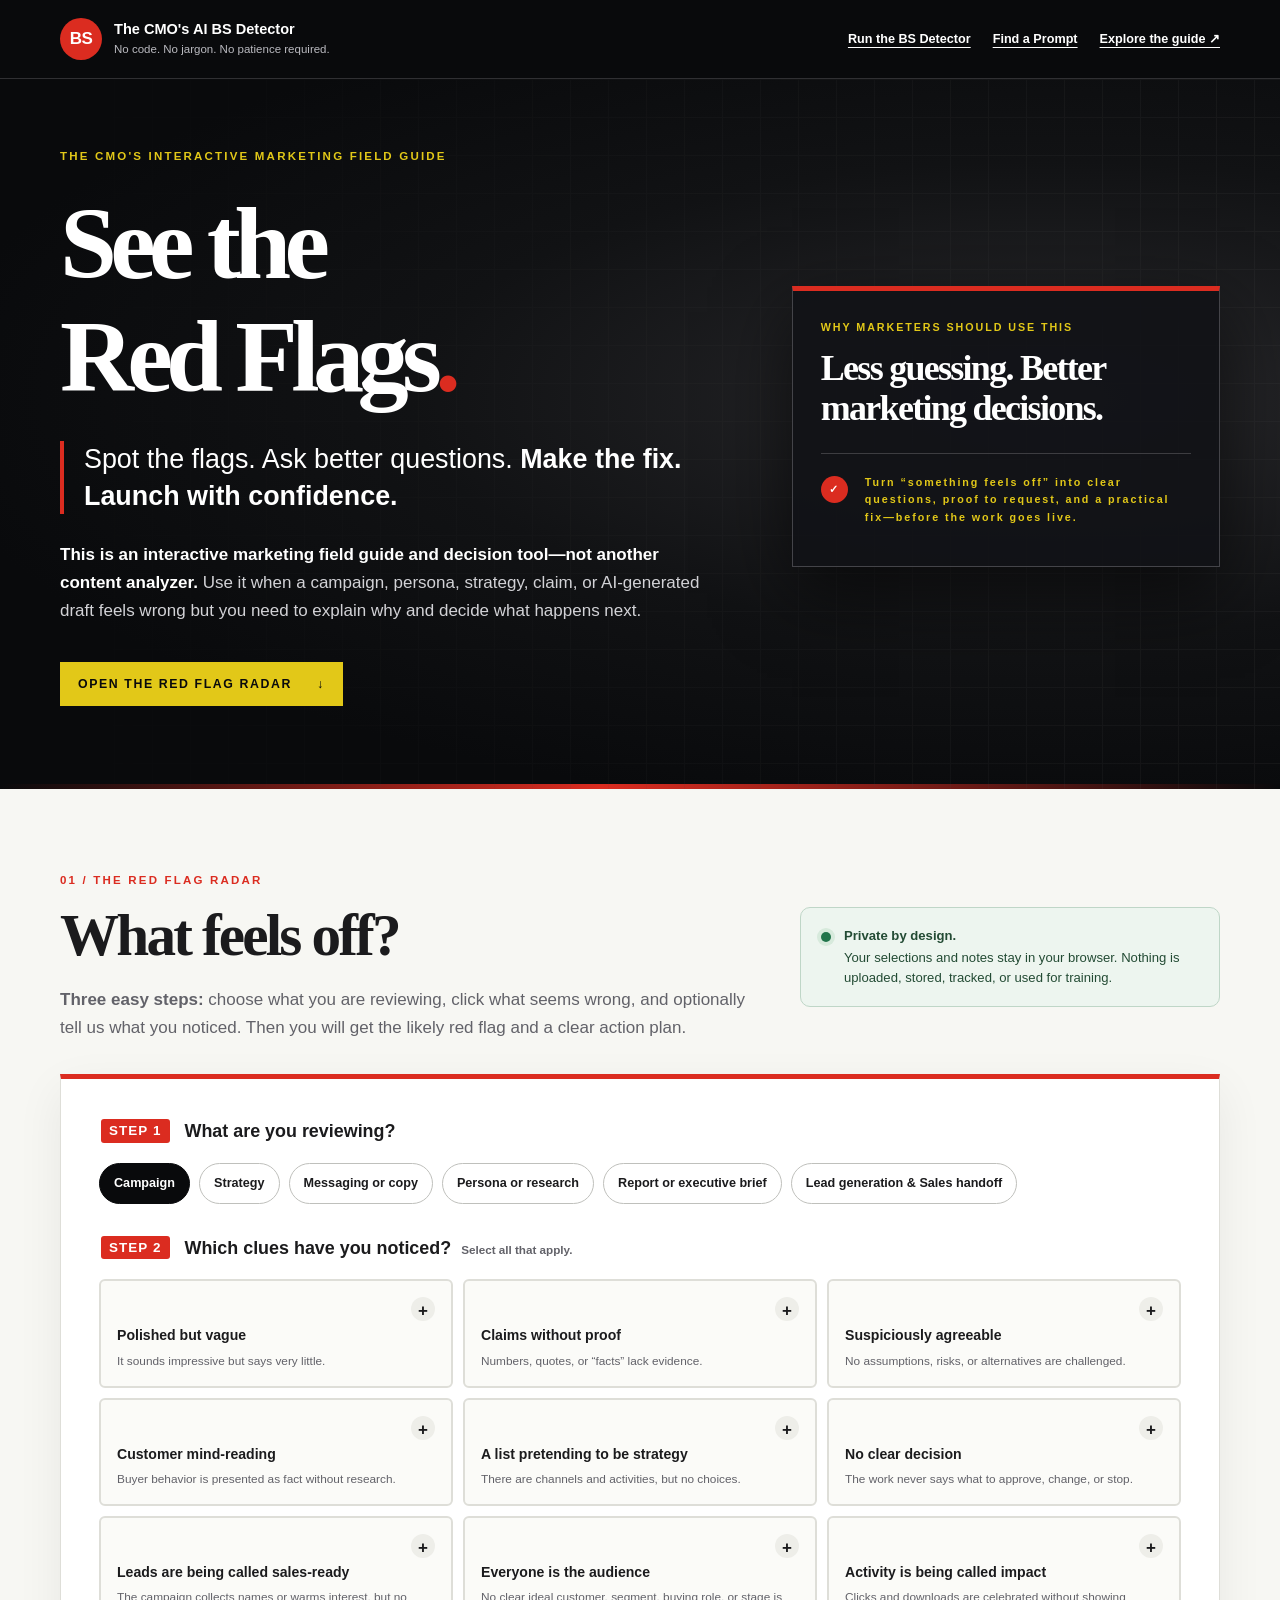
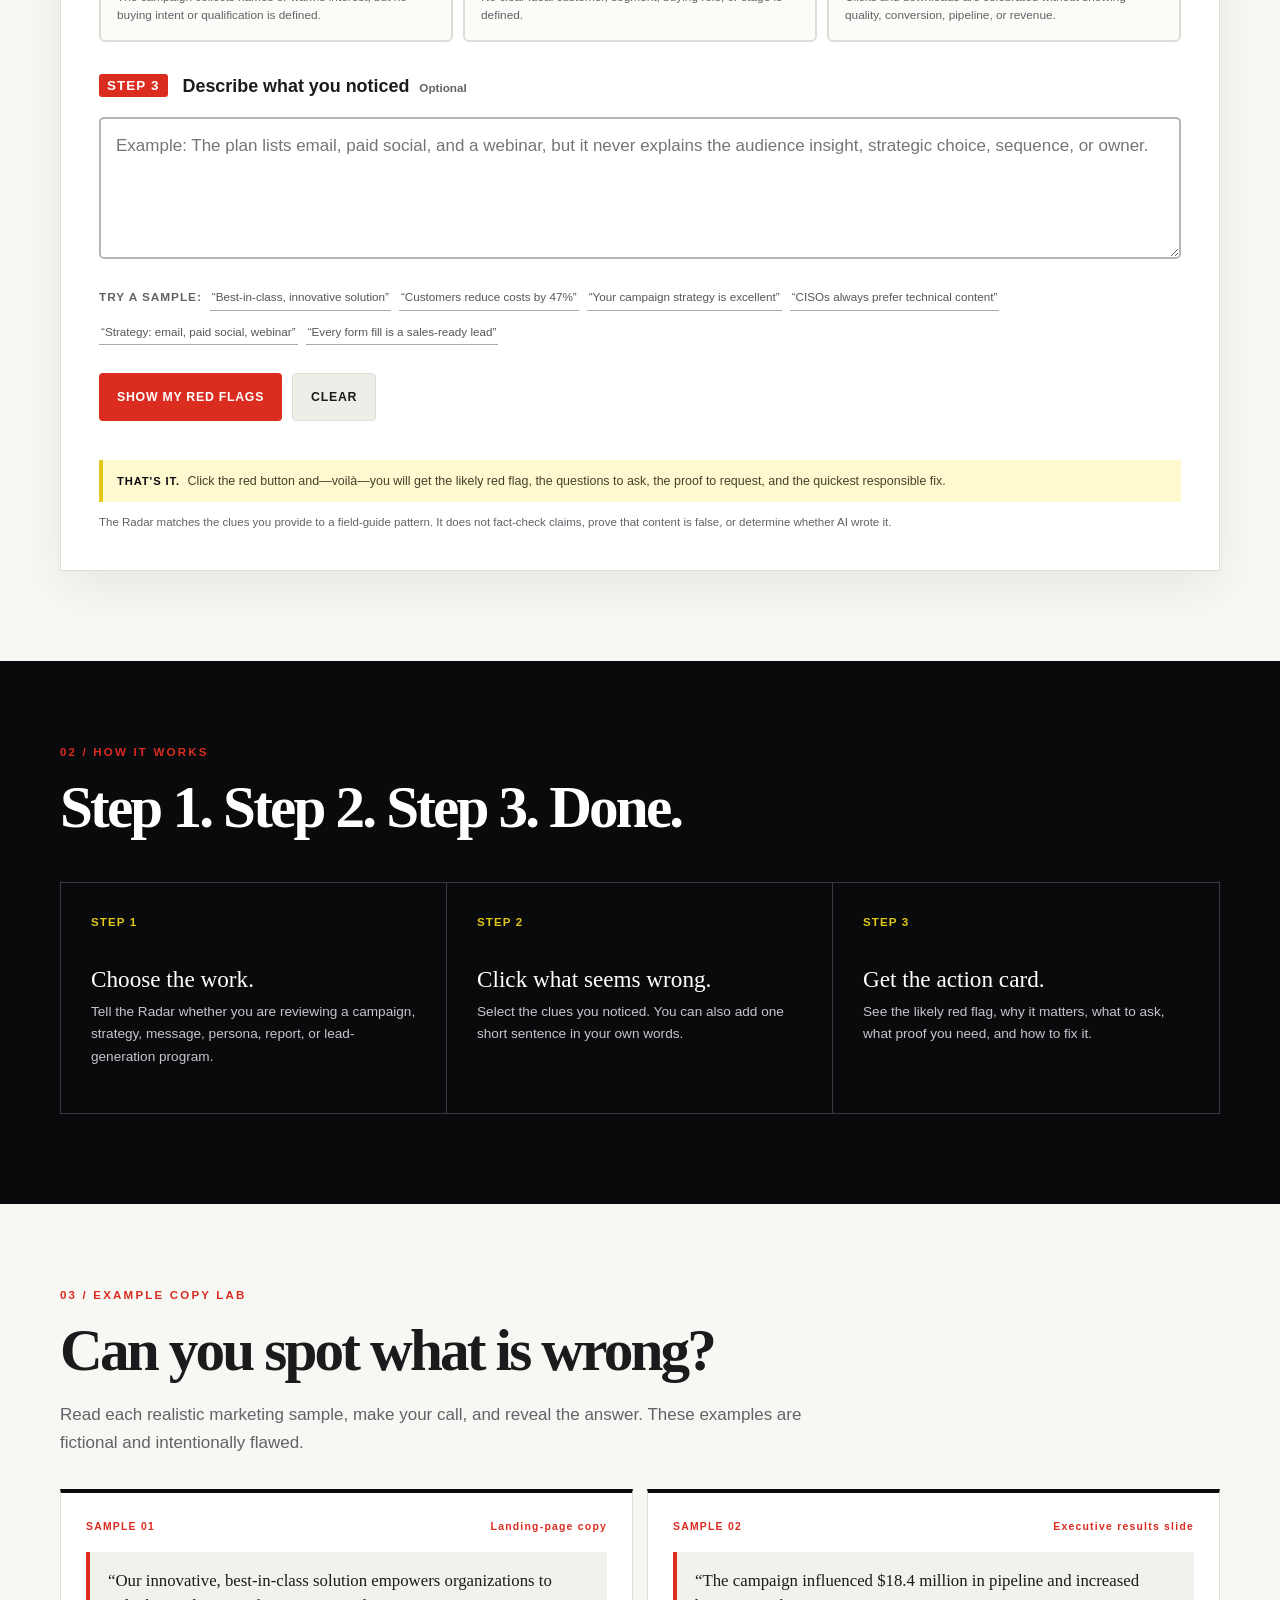
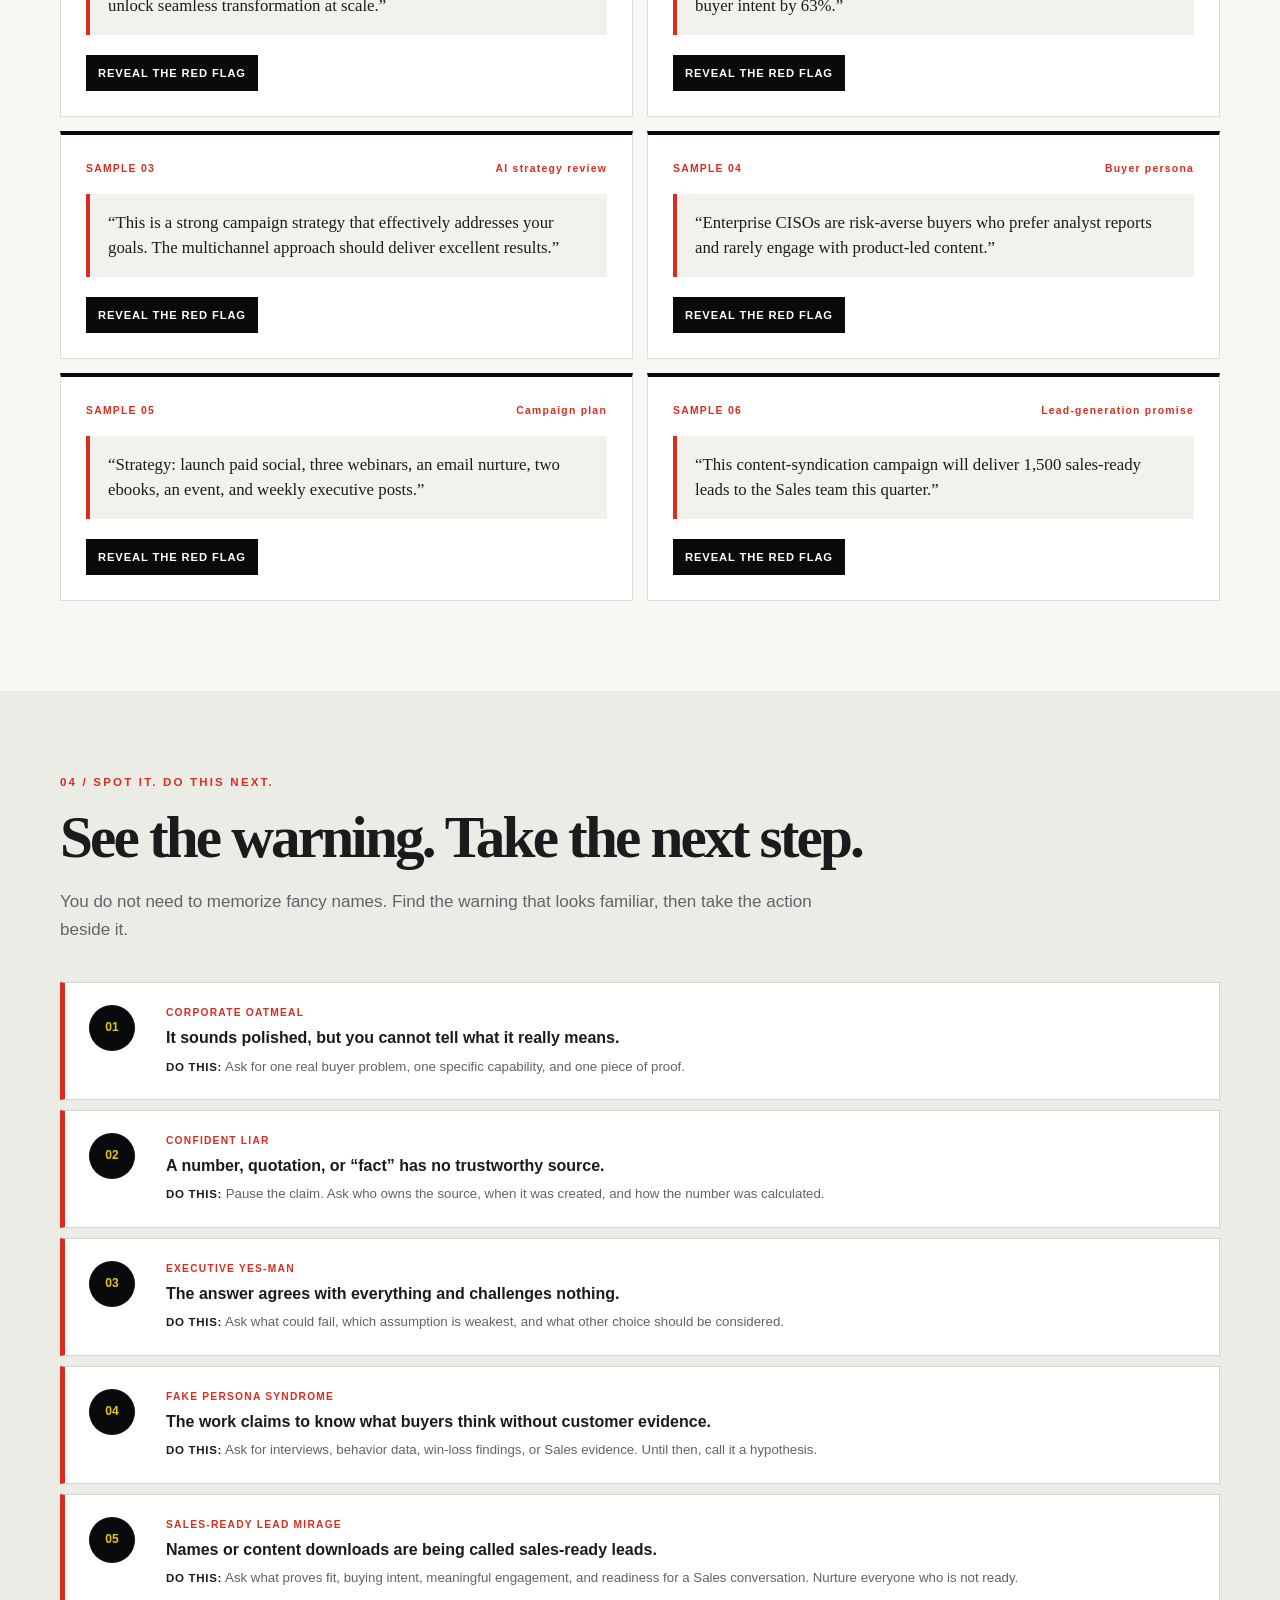
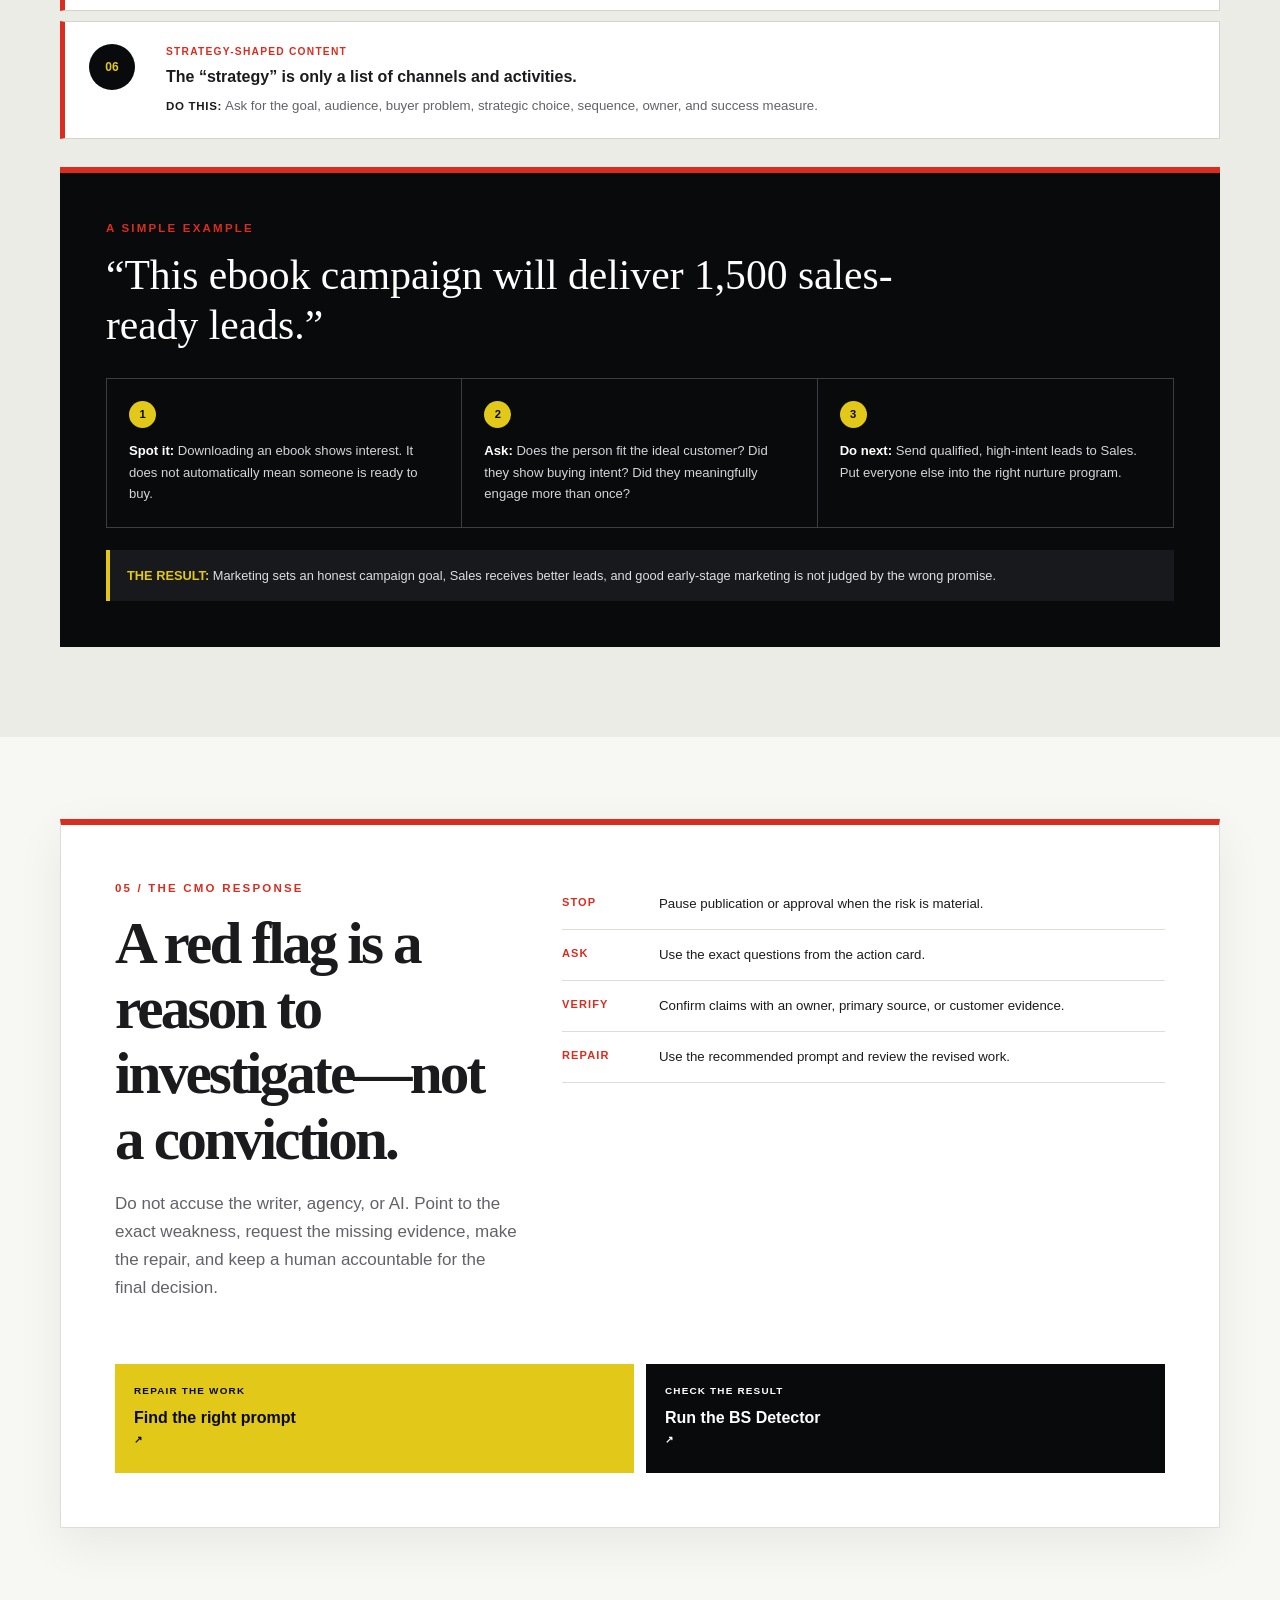
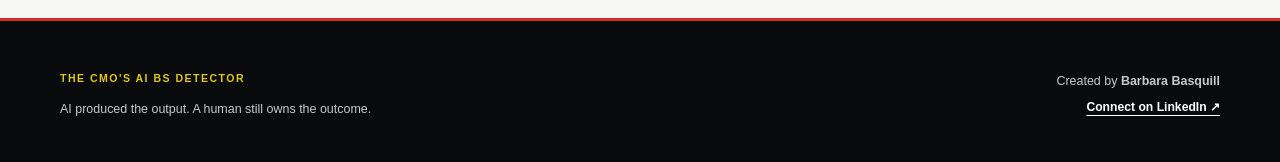
<file: red-flags/index.html>
<!doctype html>
<html lang="en">
<head>
  <meta charset="utf-8">
  <meta name="viewport" content="width=device-width, initial-scale=1">
  <meta name="theme-color" content="#090a0c">
  <meta name="description" content="An interactive field guide that helps CMOs recognize five common AI marketing red flags, ask better questions, and make practical fixes before launch.">
  <meta property="og:type" content="website">
  <meta property="og:title" content="See the Red Flags | The CMO's AI BS Detector">
  <meta property="og:description" content="Spot the flags. Ask better questions. Make the fix. Launch with confidence.">
  <meta property="og:image" content="https://barbarabasquill.github.io/cmo-ai-bs-detector/assets/cmo-ai-bs-detector-cover.png">
  <meta property="og:url" content="https://barbarabasquill.github.io/cmo-ai-bs-detector/red-flags/">
  <title>See the Red Flags | The CMO's AI BS Detector</title>
  <link rel="canonical" href="https://barbarabasquill.github.io/cmo-ai-bs-detector/red-flags/">
  <link rel="stylesheet" href="styles.css">
</head>
<body>
  <a class="skip-link" href="#radar">Skip to the Red Flag Radar</a>

  <header class="site-header">
    <div class="shell header-inner">
      <a class="brand" href="../" aria-label="The CMO's AI BS Detector home">
        <span class="brand-mark" aria-hidden="true">BS</span>
        <span>
          <strong>The CMO's AI BS Detector</strong>
          <small>No code. No jargon. No patience required.</small>
        </span>
      </a>
      <nav class="header-nav" aria-label="Primary navigation">
        <a href="../">Run the BS Detector</a>
        <a href="../prompts/">Find a Prompt</a>
        <a href="https://github.com/barbarabasquill/cmo-ai-bs-detector/blob/main/README.md">Explore the guide <span aria-hidden="true">↗</span></a>
      </nav>
    </div>
  </header>

  <main>
    <section class="hero" aria-labelledby="page-title">
      <div class="shell hero-grid">
        <div class="hero-copy">
          <p class="eyebrow">THE CMO'S INTERACTIVE MARKETING FIELD GUIDE</p>
          <h1 id="page-title">See the<br><em>Red Flags<span class="red">.</span></em></h1>
          <p class="hero-deck">Spot the flags. Ask better questions. <strong>Make the fix. Launch with confidence.</strong></p>
          <p class="hero-sub"><strong>This is an interactive marketing field guide and decision tool—not another content analyzer.</strong> Use it when a campaign, persona, strategy, claim, or AI-generated draft feels wrong but you need to explain why and decide what happens next.</p>
          <a class="hero-button" href="#radar">OPEN THE RED FLAG RADAR <span aria-hidden="true">↓</span></a>
        </div>
        <aside class="benefit-card" aria-label="Why marketers should use this tool">
          <p>WHY MARKETERS SHOULD USE THIS</p>
          <h2>Less guessing. Better marketing decisions.</h2>
          <p class="benefit-statement"><span aria-hidden="true">✓</span><strong>Turn “something feels off” into clear questions, proof to request, and a practical fix—before the work goes live.</strong></p>
        </aside>
      </div>
      <div class="hero-rule" aria-hidden="true"></div>
    </section>

    <section id="radar" class="radar-section shell" aria-labelledby="radar-title">
      <div class="section-heading radar-heading">
        <div>
          <p class="section-kicker">01 / THE RED FLAG RADAR</p>
          <h2 id="radar-title">What feels off?</h2>
          <p class="section-intro"><strong>Three easy steps:</strong> choose what you are reviewing, click what seems wrong, and optionally tell us what you noticed. Then you will get the likely red flag and a clear action plan.</p>
        </div>
        <div class="privacy-card">
          <span class="privacy-dot" aria-hidden="true"></span>
          <div>
            <strong>Private by design.</strong>
            <p>Your selections and notes stay in your browser. Nothing is uploaded, stored, tracked, or used for training.</p>
          </div>
        </div>
      </div>

      <form id="radarForm" class="radar-panel" novalidate>
        <fieldset class="deliverable-picker">
          <legend><span>STEP 1</span> What are you reviewing?</legend>
          <div class="choice-row">
            <label><input type="radio" name="deliverable" value="campaign" checked><span>Campaign</span></label>
            <label><input type="radio" name="deliverable" value="strategy"><span>Strategy</span></label>
            <label><input type="radio" name="deliverable" value="messaging"><span>Messaging or copy</span></label>
            <label><input type="radio" name="deliverable" value="persona"><span>Persona or research</span></label>
            <label><input type="radio" name="deliverable" value="report"><span>Report or executive brief</span></label>
            <label><input type="radio" name="deliverable" value="leadgen"><span>Lead generation &amp; Sales handoff</span></label>
          </div>
        </fieldset>

        <fieldset class="symptom-picker">
          <legend><span>STEP 2</span> Which clues have you noticed? <small>Select all that apply.</small></legend>
          <div class="symptom-grid">
            <label><input type="checkbox" name="symptom" value="vague"><span><strong>Polished but vague</strong><small>It sounds impressive but says very little.</small></span></label>
            <label><input type="checkbox" name="symptom" value="unsupported"><span><strong>Claims without proof</strong><small>Numbers, quotes, or “facts” lack evidence.</small></span></label>
            <label><input type="checkbox" name="symptom" value="agreement"><span><strong>Suspiciously agreeable</strong><small>No assumptions, risks, or alternatives are challenged.</small></span></label>
            <label><input type="checkbox" name="symptom" value="invented-customer"><span><strong>Customer mind-reading</strong><small>Buyer behavior is presented as fact without research.</small></span></label>
            <label><input type="checkbox" name="symptom" value="tactic-list"><span><strong>A list pretending to be strategy</strong><small>There are channels and activities, but no choices.</small></span></label>
            <label><input type="checkbox" name="symptom" value="missing-decision"><span><strong>No clear decision</strong><small>The work never says what to approve, change, or stop.</small></span></label>
            <label><input type="checkbox" name="symptom" value="lead-quality-gap"><span><strong>Leads are being called sales-ready</strong><small>The campaign collects names or warms interest, but no buying intent or qualification is defined.</small></span></label>
            <label><input type="checkbox" name="symptom" value="audience-gap"><span><strong>Everyone is the audience</strong><small>No clear ideal customer, segment, buying role, or stage is defined.</small></span></label>
            <label><input type="checkbox" name="symptom" value="vanity-metrics"><span><strong>Activity is being called impact</strong><small>Clicks and downloads are celebrated without showing quality, conversion, pipeline, or revenue.</small></span></label>
          </div>
        </fieldset>

        <div class="observation-field">
          <label for="observation"><span>STEP 3</span> Describe what you noticed <small>Optional</small></label>
          <textarea id="observation" maxlength="600" rows="4" placeholder="Example: The plan lists email, paid social, and a webinar, but it never explains the audience insight, strategic choice, sequence, or owner."></textarea>
        </div>

        <div class="sample-searches" aria-label="Sample concerns">
          <span>TRY A SAMPLE:</span>
          <button type="button" data-sample="oatmeal">“Best-in-class, innovative solution”</button>
          <button type="button" data-sample="liar">“Customers reduce costs by 47%”</button>
          <button type="button" data-sample="yesman">“Your campaign strategy is excellent”</button>
          <button type="button" data-sample="persona">“CISOs always prefer technical content”</button>
          <button type="button" data-sample="strategy">“Strategy: email, paid social, webinar”</button>
          <button type="button" data-sample="leadgap">“Every form fill is a sales-ready lead”</button>
        </div>

        <div class="form-actions">
          <button class="button button-primary" type="submit">Show My Red Flags</button>
          <button id="resetButton" class="button button-quiet" type="reset">Clear</button>
        </div>
        <p id="radarError" class="form-error" role="alert"></p>
        <p class="voila-note"><strong>THAT'S IT.</strong> Click the red button and—voilà—you will get the likely red flag, the questions to ask, the proof to request, and the quickest responsible fix.</p>
        <p class="matching-note">The Radar matches the clues you provide to a field-guide pattern. It does not fact-check claims, prove that content is false, or determine whether AI wrote it.</p>
      </form>

      <section id="radarResults" class="radar-results" aria-labelledby="result-title" hidden>
        <div class="results-heading">
          <div>
            <p class="section-kicker">YOUR RED FLAG ACTION CARD</p>
            <h3 id="result-title">Start here.</h3>
          </div>
          <span id="reviewContext" class="context-badge"></span>
        </div>
        <div id="primaryResult" aria-live="polite"></div>
        <div id="secondaryResults" class="secondary-results"></div>
      </section>
    </section>

    <section class="how-section">
      <div class="shell">
        <p class="section-kicker">02 / HOW IT WORKS</p>
        <h2>Step 1. Step 2. Step 3. Done.</h2>
        <ol class="how-grid">
          <li><span>STEP 1</span><strong>Choose the work.</strong><p>Tell the Radar whether you are reviewing a campaign, strategy, message, persona, report, or lead-generation program.</p></li>
          <li><span>STEP 2</span><strong>Click what seems wrong.</strong><p>Select the clues you noticed. You can also add one short sentence in your own words.</p></li>
          <li><span>STEP 3</span><strong>Get the action card.</strong><p>See the likely red flag, why it matters, what to ask, what proof you need, and how to fix it.</p></li>
        </ol>
      </div>
    </section>

    <section id="example-lab" class="example-section shell" aria-labelledby="example-title">
      <div class="section-heading">
        <div>
          <p class="section-kicker">03 / EXAMPLE COPY LAB</p>
          <h2 id="example-title">Can you spot what is wrong?</h2>
          <p class="section-intro">Read each realistic marketing sample, make your call, and reveal the answer. These examples are fictional and intentionally flawed.</p>
        </div>
      </div>
      <div id="exampleGrid" class="example-grid"></div>
    </section>

    <section id="next-step-guide" class="guide-section" aria-labelledby="guide-title">
      <div class="shell">
        <p class="section-kicker">04 / SPOT IT. DO THIS NEXT.</p>
        <h2 id="guide-title">See the warning. Take the next step.</h2>
        <p class="section-intro">You do not need to memorize fancy names. Find the warning that looks familiar, then take the action beside it.</p>

        <ol class="next-step-list">
          <li>
            <span class="step-number">01</span>
            <div><small>CORPORATE OATMEAL</small><strong>It sounds polished, but you cannot tell what it really means.</strong><p><b>DO THIS:</b> Ask for one real buyer problem, one specific capability, and one piece of proof.</p></div>
          </li>
          <li>
            <span class="step-number">02</span>
            <div><small>CONFIDENT LIAR</small><strong>A number, quotation, or “fact” has no trustworthy source.</strong><p><b>DO THIS:</b> Pause the claim. Ask who owns the source, when it was created, and how the number was calculated.</p></div>
          </li>
          <li>
            <span class="step-number">03</span>
            <div><small>EXECUTIVE YES-MAN</small><strong>The answer agrees with everything and challenges nothing.</strong><p><b>DO THIS:</b> Ask what could fail, which assumption is weakest, and what other choice should be considered.</p></div>
          </li>
          <li>
            <span class="step-number">04</span>
            <div><small>FAKE PERSONA SYNDROME</small><strong>The work claims to know what buyers think without customer evidence.</strong><p><b>DO THIS:</b> Ask for interviews, behavior data, win-loss findings, or Sales evidence. Until then, call it a hypothesis.</p></div>
          </li>
          <li>
            <span class="step-number">05</span>
            <div><small>SALES-READY LEAD MIRAGE</small><strong>Names or content downloads are being called sales-ready leads.</strong><p><b>DO THIS:</b> Ask what proves fit, buying intent, meaningful engagement, and readiness for a Sales conversation. Nurture everyone who is not ready.</p></div>
          </li>
          <li>
            <span class="step-number">06</span>
            <div><small>STRATEGY-SHAPED CONTENT</small><strong>The “strategy” is only a list of channels and activities.</strong><p><b>DO THIS:</b> Ask for the goal, audience, buyer problem, strategic choice, sequence, owner, and success measure.</p></div>
          </li>
        </ol>

        <aside class="simple-example" aria-labelledby="simple-example-title">
          <p class="section-kicker">A SIMPLE EXAMPLE</p>
          <h3 id="simple-example-title">“This ebook campaign will deliver 1,500 sales-ready leads.”</h3>
          <div class="example-steps">
            <p><span>1</span><strong>Spot it:</strong> Downloading an ebook shows interest. It does not automatically mean someone is ready to buy.</p>
            <p><span>2</span><strong>Ask:</strong> Does the person fit the ideal customer? Did they show buying intent? Did they meaningfully engage more than once?</p>
            <p><span>3</span><strong>Do next:</strong> Send qualified, high-intent leads to Sales. Put everyone else into the right nurture program.</p>
          </div>
          <p class="example-outcome"><strong>THE RESULT:</strong> Marketing sets an honest campaign goal, Sales receives better leads, and good early-stage marketing is not judged by the wrong promise.</p>
        </aside>
      </div>
    </section>

    <section class="response-section shell" aria-labelledby="response-title">
      <div class="response-card">
        <div>
          <p class="section-kicker">05 / THE CMO RESPONSE</p>
          <h2 id="response-title">A red flag is a reason to investigate—not a conviction.</h2>
          <p>Do not accuse the writer, agency, or AI. Point to the exact weakness, request the missing evidence, make the repair, and keep a human accountable for the final decision.</p>
        </div>
        <ol>
          <li><span>STOP</span> Pause publication or approval when the risk is material.</li>
          <li><span>ASK</span> Use the exact questions from the action card.</li>
          <li><span>VERIFY</span> Confirm claims with an owner, primary source, or customer evidence.</li>
          <li><span>REPAIR</span> Use the recommended prompt and review the revised work.</li>
        </ol>
        <div class="next-actions">
          <a href="../prompts/"><span>REPAIR THE WORK</span><strong>Find the right prompt <span aria-hidden="true">↗</span></strong></a>
          <a href="../"><span>CHECK THE RESULT</span><strong>Run the BS Detector <span aria-hidden="true">↗</span></strong></a>
        </div>
      </div>
    </section>
  </main>

  <footer>
    <div class="shell footer-inner">
      <div><span>THE CMO'S AI BS DETECTOR</span><p>AI produced the output. A human still owns the outcome.</p></div>
      <div><p>Created by <strong>Barbara Basquill</strong></p><a href="https://www.linkedin.com/in/enterprisemarketing/">Connect on LinkedIn ↗</a></div>
    </div>
  </footer>

  <script src="app.js"></script>
</body>
</html>
</file>
<file: styles.css>
:root {
  --ink: #17191f;
  --muted: #5f6470;
  --line: #d9dce3;
  --paper: #ffffff;
  --canvas: #f5f5f2;
  --red: #db2c20;
  --red-dark: #9e1d15;
  --yellow: #d7a500;
  --green: #168252;
  --black: #090a0c;
  --radius: 16px;
  --shadow: 0 14px 36px rgba(16, 20, 28, .08);
}

* { box-sizing: border-box; }
html { scroll-behavior: smooth; }
body {
  margin: 0;
  color: var(--ink);
  background: var(--canvas);
  font-family: Inter, ui-sans-serif, -apple-system, BlinkMacSystemFont, "Segoe UI", sans-serif;
  line-height: 1.55;
}
button, textarea { font: inherit; }
button { cursor: pointer; }
.shell { width: min(1120px, calc(100% - 40px)); margin-inline: auto; }
.sr-only { position: absolute; width: 1px; height: 1px; padding: 0; margin: -1px; overflow: hidden; clip: rect(0, 0, 0, 0); white-space: nowrap; border: 0; }
.skip-link { position: fixed; left: 12px; top: -60px; z-index: 10; background: var(--black); color: white; padding: 10px 14px; }
.skip-link:focus { top: 12px; }

.site-header { background: var(--black); color: white; border-bottom: 4px solid var(--red); }
.header-inner { min-height: 78px; display: flex; align-items: center; justify-content: space-between; gap: 24px; }
.brand { display: flex; align-items: center; gap: 12px; color: white; text-decoration: none; }
.brand-mark { display: grid; place-items: center; width: 42px; height: 42px; border-radius: 50%; background: var(--red); font-weight: 900; letter-spacing: -.04em; }
.brand strong, .brand small { display: block; }
.brand small { color: #c8cbd2; font-size: .76rem; }
.text-link { color: white; font-weight: 750; text-underline-offset: 4px; }

.hero { padding: 72px 0 36px; max-width: 850px; }
.eyebrow, .step, .score-label { margin: 0 0 8px; color: var(--red); font-size: .78rem; font-weight: 850; letter-spacing: .11em; text-transform: uppercase; }
h1 { margin: 0; font-size: clamp(2.6rem, 7vw, 5.1rem); line-height: .98; letter-spacing: -.055em; }
h1 span { color: var(--red); }
.lede { max-width: 750px; margin: 24px 0 18px; color: #383c45; font-size: clamp(1.1rem, 2.2vw, 1.35rem); }
.privacy-note { display: inline-flex; align-items: center; gap: 9px; color: #315847; background: #e8f4ed; border: 1px solid #bddcc9; border-radius: 999px; padding: 9px 14px; font-size: .9rem; font-weight: 650; }
.privacy-note span { color: var(--green); }

.workspace { display: grid; gap: 28px; padding-bottom: 72px; }
.panel { background: var(--paper); border: 1px solid var(--line); border-radius: var(--radius); padding: clamp(22px, 4vw, 38px); box-shadow: var(--shadow); }
.panel-heading, .section-heading { display: flex; justify-content: space-between; align-items: flex-start; gap: 20px; }
h2, h3, p { margin-top: 0; }
h2 { margin-bottom: 20px; font-size: clamp(1.35rem, 3vw, 1.85rem); letter-spacing: -.02em; }
h3 { margin-bottom: 14px; }

textarea { width: 100%; min-height: 280px; resize: vertical; color: var(--ink); background: #fbfbfa; border: 2px solid #c8ccd4; border-radius: 10px; padding: 18px; outline: none; }
textarea:focus { border-color: var(--red); box-shadow: 0 0 0 4px rgba(219, 44, 32, .12); }
textarea::placeholder { color: #858a94; }
.input-footer { min-height: 45px; display: flex; align-items: center; justify-content: space-between; gap: 12px; color: var(--muted); font-size: .86rem; }
.button { border: 0; border-radius: 8px; padding: 10px 14px; font-weight: 780; }
.button:focus-visible { outline: 3px solid #2b6cf6; outline-offset: 3px; }
.button-primary { width: 100%; padding: 15px 22px; color: white; background: var(--red); font-size: 1.04rem; box-shadow: 0 5px 0 var(--red-dark); }
.button-primary:hover { background: #c9251a; transform: translateY(1px); box-shadow: 0 4px 0 var(--red-dark); }
.button-quiet { color: #353943; background: #eff0f2; }
.button-quiet:hover { background: #e3e5e9; }
.error { min-height: 1.4em; margin: 14px 0 0; color: var(--red-dark); font-weight: 700; }

.results-panel { border-top: 6px solid var(--red); }
.results-heading { margin-bottom: 22px; }
.result-actions { display: flex; flex-wrap: wrap; gap: 8px; }
.score-card { --band: var(--green); display: grid; grid-template-columns: auto 1fr; align-items: center; gap: clamp(20px, 4vw, 40px); color: white; background: var(--black); border-radius: 14px; padding: clamp(22px, 4vw, 34px); }
.score-card[data-band="yellow"] { --band: var(--yellow); }
.score-card[data-band="red"] { --band: var(--red); }
.score-gauge { display: grid; place-items: center; align-content: center; width: 142px; height: 142px; border: 12px solid var(--band); border-radius: 50%; line-height: 1; }
.score-gauge span { font-size: 3.2rem; font-weight: 900; letter-spacing: -.06em; }
.score-gauge small { color: #cdd0d6; font-weight: 700; }
.score-label { color: var(--band); }
.verdict-copy h3 { margin: 0 0 8px; font-size: clamp(1.6rem, 4vw, 2.5rem); letter-spacing: -.035em; }
.verdict-copy p:last-child { margin: 0; color: #dddfe3; }
.legend { display: flex; flex-wrap: wrap; gap: 20px; margin: 15px 4px 0; color: var(--muted); font-size: .86rem; }
.legend span { display: inline-flex; align-items: center; gap: 7px; }
.dot { display: inline-block; width: 10px; height: 10px; border-radius: 50%; }
.dot.green { background: var(--green); } .dot.yellow { background: var(--yellow); } .dot.red { background: var(--red); }
.result-section { padding-top: 34px; margin-top: 34px; border-top: 1px solid var(--line); }
.category-list { display: grid; gap: 16px; }
.category-row { display: grid; grid-template-columns: minmax(160px, 1fr) 2.5fr auto; align-items: center; gap: 15px; }
.category-name { font-weight: 760; }
.bar { height: 10px; overflow: hidden; background: #e9eaed; border-radius: 999px; }
.bar span { display: block; width: 0; height: 100%; background: var(--bar-color, var(--green)); border-radius: inherit; transition: width .55s ease; }
.category-score { min-width: 50px; text-align: right; font-weight: 850; }
.count-pill { color: #41454e; background: #eceef1; border-radius: 999px; padding: 4px 10px; font-size: .78rem; font-weight: 800; }
.flag-list { display: grid; gap: 12px; }
.flag { border-left: 5px solid var(--flag-color, var(--yellow)); background: #f7f7f5; border-radius: 7px; padding: 16px 18px; }
.flag-top { display: flex; justify-content: space-between; gap: 16px; }
.flag h4 { margin: 0 0 5px; font-size: 1rem; }
.flag p { margin: 0; color: #555a65; }
.flag .found { display: inline-block; margin-top: 9px; color: #7f1f19; background: #fbe8e5; border-radius: 5px; padding: 2px 7px; font-size: .84rem; font-weight: 700; }
.severity { color: var(--muted); font-size: .75rem; font-weight: 850; letter-spacing: .08em; text-transform: uppercase; }
.empty-state { color: #315847; background: #e8f4ed; border-radius: 8px; padding: 16px; }
.next-actions ol { margin: 0; padding-left: 1.35rem; }
.next-actions li { padding: 5px 0 5px 5px; }
.reality-check { margin-top: 34px; color: #4b4e56; background: #f2f2ef; border: 1px solid var(--line); border-radius: 9px; padding: 16px; font-size: .9rem; }

footer { color: #d6d8dc; background: var(--black); border-top: 4px solid var(--red); }
.footer-inner { min-height: 96px; display: flex; align-items: center; justify-content: space-between; gap: 24px; }
.footer-inner p { margin: 0; }

@media (max-width: 720px) {
  .shell { width: min(100% - 26px, 1120px); }
  .brand small, .site-header .text-link { display: none; }
  .hero { padding-top: 48px; }
  .panel-heading, .results-heading, .footer-inner { align-items: stretch; flex-direction: column; }
  .score-card { grid-template-columns: 1fr; text-align: center; }
  .score-gauge { margin-inline: auto; }
  .category-row { grid-template-columns: 1fr auto; }
  .category-row .bar { grid-column: 1 / -1; grid-row: 2; }
  .footer-inner { padding: 24px 0; }
}

@media (prefers-reduced-motion: reduce) {
  *, *::before, *::after { scroll-behavior: auto !important; transition: none !important; }
}
</file>
<file: mcp-for-marketers/styles.css>
:root{--black:#090a0c;--charcoal:#141518;--paper:#f7f7f3;--white:#fff;--red:#db2c20;--yellow:#e2c818;--ink:#1b1b1d;--muted:#626269;--line:#deded8}*{box-sizing:border-box}html{scroll-behavior:smooth}body{margin:0;background:var(--paper);color:var(--ink);font:17px/1.7 Inter,ui-sans-serif,-apple-system,BlinkMacSystemFont,"Segoe UI",sans-serif}a{color:inherit;text-underline-offset:4px}a:focus-visible{outline:3px solid var(--yellow);outline-offset:4px}.shell{width:min(1160px,calc(100% - 48px));margin-inline:auto}.skip-link{position:absolute;left:16px;top:-80px;background:var(--yellow);color:var(--black);padding:8px 15px;z-index:30}.skip-link:focus{top:12px}.site-header{background:var(--black);color:white;border-bottom:1px solid #303033}.header-inner{min-height:78px;display:flex;align-items:center;justify-content:space-between;gap:24px}.brand{display:flex;align-items:center;gap:12px;text-decoration:none;line-height:1.2}.brand-mark{display:grid;place-items:center;width:42px;height:42px;border-radius:50%;background:var(--red);font-weight:900;letter-spacing:-.04em}.brand strong,.brand small{display:block}.brand strong{font-size:.91rem}.brand small{margin-top:4px;color:#babac0;font-size:.72rem}.header-link{font-size:.84rem;font-weight:750}.hero{position:relative;overflow:hidden;color:white;background:radial-gradient(ellipse at 75% 55%,#27272a 0%,#101113 44%,var(--black) 76%)}.hero:before{content:"";position:absolute;inset:0;opacity:.16;background-image:linear-gradient(#494949 1px,transparent 1px),linear-gradient(90deg,#494949 1px,transparent 1px);background-size:38px 38px;mask-image:linear-gradient(to right,transparent,#000)}.hero-grid{position:relative;display:grid;grid-template-columns:1.35fr .8fr;align-items:center;gap:clamp(36px,7vw,90px);min-height:650px;padding:70px 0 86px}.eyebrow,.section-kicker{font-size:.72rem;font-weight:900;letter-spacing:.2em}.eyebrow{color:var(--yellow)}.eyebrow span{color:var(--red);padding:0 10px}h1,h2,h3,p{margin-top:0}h1,h2,h3{line-height:1.1}h1{font-family:Georgia,"Times New Roman",serif;font-size:clamp(3.8rem,8vw,7.1rem);letter-spacing:-.065em;margin:22px 0 30px}h1 em{font-style:normal}h1 .red{color:var(--red)}.hero-deck{border-left:4px solid var(--red);padding-left:20px;font-size:clamp(1.3rem,2.5vw,1.8rem);line-height:1.3}.hero-sub{max-width:540px;color:#cbcbd0;line-height:1.65}.hero-button{display:inline-flex;align-items:center;gap:25px;margin-top:22px;background:var(--yellow);color:var(--black);padding:12px 18px;text-decoration:none;font-size:.77rem;font-weight:900;letter-spacing:.13em}.hero-button:hover{background:#f2db3e}.hero-art{position:relative;max-width:340px;justify-self:center;transform:rotate(2deg)}.hero-art img{display:block;position:relative;width:100%;height:auto;border:1px solid #4b4b4b;box-shadow:0 28px 80px #000b}.art-halo{position:absolute;inset:25% -20%;background:var(--red);filter:blur(65px);opacity:.29}.hero-rule{height:5px;background:linear-gradient(90deg,var(--black) 0%,var(--red) 47%,var(--black) 100%)}.article-shell{display:grid;grid-template-columns:205px minmax(0,760px);justify-content:space-between;gap:65px;padding-top:80px;padding-bottom:105px}.contents{position:sticky;top:30px;align-self:start;border-top:3px solid var(--red);padding-top:15px;font-size:.76rem;line-height:1.5}.contents p{font-weight:900;letter-spacing:.15em;color:var(--red)}.contents a{display:block;padding:10px 0;color:#55555a;text-decoration:none;border-bottom:1px solid var(--line)}.contents a:hover{color:var(--red)}.story-section{scroll-margin-top:25px;padding:55px 0 60px;border-bottom:1px solid var(--line)}.intro{padding-top:0}.story-section.last{border-bottom:0}.section-kicker{color:var(--red);margin-bottom:15px}h2{font-family:Georgia,"Times New Roman",serif;font-size:clamp(2.2rem,5vw,3.7rem);letter-spacing:-.048em;margin-bottom:25px}h2 em{font-style:italic;color:var(--red)}.story p{max-width:68ch}.lead{font-size:1.27rem;line-height:1.52}.pullquote{display:flex;gap:10px;margin:32px 0 0;padding:24px 28px;background:var(--black);color:white;border-left:5px solid var(--red)}.pullquote>span{color:var(--red);font:4rem/1 Georgia,serif}.pullquote p{margin:6px 0 0;font:1.25rem/1.46 Georgia,serif}.question{background:#eae9e4;border-left:4px solid var(--red);padding:20px 23px;font:1.4rem/1.4 Georgia,serif}.compare{display:grid;grid-template-columns:1fr 1fr;gap:14px;margin:17px 0 25px}.compare>div{background:white;border:1px solid var(--line);padding:22px}.compare p{margin:12px 0 0;font-size:.94rem}.tag{color:var(--muted);font-size:.65rem;font-weight:900;letter-spacing:.16em}.tag-red{color:var(--red)}.steps{list-style:none;padding:0;margin:0 0 30px}.steps li{display:flex;gap:20px;padding:18px 0;border-bottom:1px solid var(--line)}.steps li>span{flex:none;color:var(--red);font-size:.77rem;font-weight:900;letter-spacing:.1em}.steps strong{display:block;line-height:1.4}.steps p{margin:4px 0 0;font-size:.94rem;color:#515157}.note{background:#eeeee9;padding:22px 25px;font-size:.95rem;border-left:4px solid var(--yellow)}.use-cases{display:grid;grid-template-columns:1fr 1fr;gap:13px;margin:23px 0}.use-case{padding:23px 23px 18px;background:white;border:1px solid var(--line);border-top:3px solid var(--red)}.use-case>span{color:var(--red);font-size:.69rem;font-weight:900;letter-spacing:.16em}.use-case h3{font:1.35rem/1.18 Georgia,serif;margin:15px 0}.use-case p{font-size:.88rem;line-height:1.5;margin:8px 0}.fine-print{font-size:.82rem;color:var(--muted)}.checklist{background:white;border:1px solid var(--line);padding:28px;margin:25px 0}.checklist h3{font:1.6rem Georgia,serif;margin:0 0 12px}.checklist ul{padding-left:22px;margin:0}.checklist li{padding:8px 0}.checklist li::marker{color:var(--red)}.rule{background:var(--black);color:white;padding:26px 30px}.rule span{color:var(--yellow);font-size:.72rem;font-weight:900;letter-spacing:.18em}.rule p{font:1.2rem/1.5 Georgia,serif;margin:12px 0 0}.cta{display:flex;flex-direction:column;gap:4px;padding:25px 28px;margin-top:26px;background:var(--red);color:white;text-decoration:none}.cta:hover{background:#b62319}.cta>span{font-size:.7rem;font-weight:900;letter-spacing:.17em}.cta strong{font:1.55rem Georgia,serif}.sources{font-size:.81rem;color:#606066;border-top:1px solid var(--line);padding-top:20px}.sources a{color:#a92219}.footer-inner{display:flex;justify-content:space-between;gap:28px;padding:42px 0}.footer-inner span{color:var(--yellow);font-size:.72rem;font-weight:900;letter-spacing:.15em}.footer-inner p{margin:8px 0 0}.footer-inner a{color:white}footer{background:var(--black);color:#d3d3d7;border-top:4px solid var(--red);font-size:.83rem}@media(max-width:850px){.hero-grid{grid-template-columns:1fr;min-height:auto}.hero-art{max-width:250px;justify-self:start}.article-shell{display:block;padding-top:45px}.contents{position:static;display:flex;flex-wrap:wrap;gap:0 15px;padding-bottom:20px}.contents p{width:100%;margin-bottom:5px}.contents a{font-size:.72rem}.story-section{padding:45px 0}}@media(max-width:600px){.shell{width:min(100% - 34px,1160px)}.header-link,.brand small{display:none}.hero-grid{padding:54px 0 60px;gap:36px}.hero-art{max-width:210px}.compare,.use-cases{grid-template-columns:1fr}.footer-inner{flex-direction:column}h1{font-size:clamp(3.4rem,13vw,5rem)}}@media(prefers-reduced-motion:reduce){html{scroll-behavior:auto}}@media print{.site-header,.contents,.hero-button,.cta,footer{display:none}.hero{color:black;background:white}.hero-grid{min-height:0;padding:0}.hero-art{display:none}.article-shell{display:block;padding:0}.story-section{break-inside:avoid}.pullquote,.rule{print-color-adjust:exact}}
</file>
<file: prompts/styles.css>
:root {
  --black: #090a0c;
  --charcoal: #141518;
  --paper: #f7f7f3;
  --white: #ffffff;
  --red: #db2c20;
  --red-dark: #b62319;
  --yellow: #e2c818;
  --ink: #1b1b1d;
  --muted: #626269;
  --line: #deded8;
  --soft: #eeeee9;
  --green: #20744a;
}

* { box-sizing: border-box; }
html { scroll-behavior: smooth; }
body {
  margin: 0;
  background: var(--paper);
  color: var(--ink);
  font: 17px/1.65 Inter, ui-sans-serif, -apple-system, BlinkMacSystemFont, "Segoe UI", sans-serif;
}
button, input, textarea { font: inherit; }
button { cursor: pointer; }
a { color: inherit; text-underline-offset: 4px; }
a:focus-visible, button:focus-visible, input:focus-visible, textarea:focus-visible {
  outline: 3px solid var(--yellow);
  outline-offset: 3px;
}
.shell { width: min(1160px, calc(100% - 48px)); margin-inline: auto; }
.skip-link {
  position: absolute;
  left: 16px;
  top: -80px;
  z-index: 50;
  background: var(--yellow);
  color: var(--black);
  padding: 8px 15px;
}
.skip-link:focus { top: 12px; }

.site-header { background: var(--black); color: var(--white); border-bottom: 1px solid #303033; }
.header-inner { min-height: 78px; display: flex; align-items: center; justify-content: space-between; gap: 24px; }
.brand { display: flex; align-items: center; gap: 12px; text-decoration: none; line-height: 1.2; }
.brand-mark { display: grid; place-items: center; width: 42px; height: 42px; border-radius: 50%; background: var(--red); font-weight: 900; letter-spacing: -.04em; }
.brand strong, .brand small { display: block; }
.brand strong { font-size: .91rem; }
.brand small { margin-top: 4px; color: #babac0; font-size: .72rem; }
.header-nav { display: flex; align-items: center; gap: 24px; }
.header-nav a { font-size: .82rem; font-weight: 750; }

.hero { position: relative; overflow: hidden; color: var(--white); background: radial-gradient(ellipse at 75% 55%, #27272a 0%, #101113 44%, var(--black) 76%); }
.hero::before { content: ""; position: absolute; inset: 0; opacity: .16; background-image: linear-gradient(#494949 1px, transparent 1px), linear-gradient(90deg, #494949 1px, transparent 1px); background-size: 38px 38px; mask-image: linear-gradient(to right, transparent, #000); }
.hero-grid { position: relative; display: grid; grid-template-columns: 1.35fr .8fr; align-items: center; gap: clamp(36px, 7vw, 90px); min-height: 610px; padding: 66px 0 78px; }
.eyebrow, .section-kicker { font-size: .72rem; font-weight: 900; letter-spacing: .19em; }
.eyebrow { color: var(--yellow); }
h1, h2, h3, p { margin-top: 0; }
h1, h2, h3 { line-height: 1.1; }
h1 { margin: 22px 0 28px; font-family: Georgia, "Times New Roman", serif; font-size: clamp(3.8rem, 8vw, 7.1rem); letter-spacing: -.065em; }
h1 em { font-style: normal; }
.red { color: var(--red); }
.hero-deck { border-left: 4px solid var(--red); padding-left: 20px; font-size: clamp(1.25rem, 2.5vw, 1.75rem); line-height: 1.3; }
.hero-sub { max-width: 600px; color: #cbcbd0; line-height: 1.65; }
.hero-button { display: inline-flex; align-items: center; gap: 25px; margin-top: 20px; background: var(--yellow); color: var(--black); padding: 12px 18px; text-decoration: none; font-size: .77rem; font-weight: 900; letter-spacing: .13em; }
.hero-button:hover { background: #f2db3e; }
.hero-art { position: relative; max-width: 320px; justify-self: center; transform: rotate(2deg); }
.hero-art img { display: block; position: relative; width: 100%; height: auto; border: 1px solid #4b4b4b; box-shadow: 0 28px 80px #000b; }
.art-halo { position: absolute; inset: 25% -20%; background: var(--red); filter: blur(65px); opacity: .29; }
.hero-rule { height: 5px; background: linear-gradient(90deg, var(--black) 0%, var(--red) 47%, var(--black) 100%); }

.finder-section, .library-section, .guardrail-section { padding-top: 82px; padding-bottom: 90px; }
.section-heading { display: flex; align-items: end; justify-content: space-between; gap: 40px; margin-bottom: 32px; }
.section-kicker { color: var(--red); margin-bottom: 13px; }
h2 { margin-bottom: 18px; font-family: Georgia, "Times New Roman", serif; font-size: clamp(2.25rem, 5vw, 3.7rem); letter-spacing: -.048em; }
.section-intro { max-width: 690px; margin-bottom: 0; color: var(--muted); }
.finder-heading { align-items: stretch; }
.finder-heading > div:first-child { flex: 1; }
.privacy-card { display: flex; gap: 13px; width: min(100%, 440px); align-self: center; padding: 18px 20px; background: #edf5ef; border: 1px solid #bfd6c7; border-radius: 10px; color: #234b34; font-size: .82rem; line-height: 1.5; }
.privacy-card p { margin: 3px 0 0; }
.privacy-dot { flex: none; width: 10px; height: 10px; margin-top: 6px; border-radius: 50%; background: var(--green); box-shadow: 0 0 0 4px #d7eadc; }

.finder-panel { padding: clamp(22px, 4vw, 38px); background: var(--white); border: 1px solid var(--line); border-top: 5px solid var(--red); box-shadow: 0 16px 45px #1111; }
.finder-panel > label { display: block; margin-bottom: 10px; font-weight: 850; }
.search-row { display: grid; grid-template-columns: 1fr auto; gap: 10px; }
.search-row input { width: 100%; min-height: 58px; border: 2px solid #b7b7b2; border-radius: 5px; padding: 12px 16px; color: var(--ink); background: var(--white); }
.search-row input::placeholder { color: #7b7b81; }
.button { border: 0; border-radius: 4px; padding: 12px 17px; font-size: .78rem; font-weight: 900; letter-spacing: .06em; }
.button-primary { min-height: 58px; background: var(--red); color: var(--white); text-transform: uppercase; }
.button-primary:hover { background: var(--red-dark); }
.button-quiet { background: var(--soft); color: var(--ink); border: 1px solid var(--line); }
.button-quiet:hover { background: #e3e3dd; }
.button-yellow { background: var(--yellow); color: var(--black); text-transform: uppercase; }
.button-yellow:hover { background: #f2db3e; }
.tool-picker, .builder-tool-picker { display: flex; flex-wrap: wrap; gap: 10px; margin: 22px 0 0; padding: 0; border: 0; }
.tool-picker legend, .builder-tool-picker legend { width: 100%; margin-bottom: 8px; font-size: .78rem; font-weight: 850; }
.tool-picker label, .builder-tool-picker label { position: relative; }
.tool-picker input, .builder-tool-picker input { position: absolute; opacity: 0; pointer-events: none; }
.tool-picker span, .builder-tool-picker span { display: block; padding: 9px 14px; border: 1px solid #bfc0bc; border-radius: 999px; background: var(--white); font-size: .78rem; font-weight: 750; }
.tool-picker input:checked + span, .builder-tool-picker input:checked + span { border-color: var(--black); background: var(--black); color: var(--white); }
.tool-picker input:focus-visible + span, .builder-tool-picker input:focus-visible + span { outline: 3px solid var(--yellow); outline-offset: 3px; }
.example-searches { display: flex; flex-wrap: wrap; gap: 8px; align-items: center; margin-top: 22px; font-size: .75rem; }
.example-searches > span { color: var(--muted); font-weight: 800; }
.example-searches button { border: 0; border-bottom: 1px solid #aaa; padding: 3px 2px; color: #55555b; background: transparent; font-size: .75rem; }
.example-searches button:hover { color: var(--red); border-color: var(--red); }
.form-error { min-height: 1.5em; margin: 10px 0 0; color: var(--red-dark); font-size: .84rem; font-weight: 750; }

.finder-results { margin-top: 50px; padding-top: 45px; border-top: 1px solid var(--line); }
.results-heading { display: flex; justify-content: space-between; align-items: end; gap: 24px; margin-bottom: 22px; }
.results-heading h3 { margin: 0; font: 2rem/1.1 Georgia, serif; }
.result-grid { display: grid; grid-template-columns: repeat(3, 1fr); gap: 14px; }
.result-card { display: flex; flex-direction: column; min-height: 100%; padding: 24px; background: var(--white); border: 1px solid var(--line); border-top: 4px solid var(--black); }
.result-card.best-match { border-top-color: var(--red); box-shadow: 0 12px 35px #1111; }
.match-label { display: block; margin-bottom: 13px; color: var(--red); font-size: .66rem; font-weight: 900; letter-spacing: .16em; }
.result-card h4 { margin: 0 0 12px; font: 1.45rem/1.15 Georgia, serif; }
.result-card p { color: var(--muted); font-size: .88rem; }
.result-card .button { margin-top: auto; align-self: start; }

.how-section { padding: 78px 0 84px; background: var(--black); color: var(--white); border-top: 4px solid var(--red); }
.how-section h2 { max-width: 800px; }
.how-grid { display: grid; grid-template-columns: repeat(3, 1fr); gap: 1px; margin: 38px 0 0; padding: 0; list-style: none; background: #333438; border: 1px solid #333438; }
.how-grid li { min-height: 230px; padding: 28px; background: var(--charcoal); }
.how-grid li > span { color: var(--yellow); font-size: .72rem; font-weight: 900; letter-spacing: .17em; }
.how-grid strong { display: block; margin: 40px 0 9px; font: 1.45rem Georgia, serif; }
.how-grid p { margin: 0; color: #babac0; font-size: .9rem; }

.category-filters { display: flex; flex-wrap: wrap; gap: 8px; margin: 0 0 30px; }
.category-filters button { padding: 9px 14px; border: 1px solid #bfc0bc; border-radius: 999px; background: transparent; color: #55555b; font-size: .75rem; font-weight: 800; }
.category-filters button:hover, .category-filters button.is-active { border-color: var(--red); background: var(--red); color: var(--white); }
.prompt-grid { display: grid; grid-template-columns: repeat(3, 1fr); gap: 14px; }
.prompt-card { display: flex; flex-direction: column; min-height: 100%; padding: 25px; background: var(--white); border: 1px solid var(--line); border-top: 3px solid var(--red); }
.prompt-card[hidden] { display: none; }
.prompt-meta { display: flex; align-items: center; justify-content: space-between; gap: 12px; margin-bottom: 16px; }
.prompt-number { color: var(--red); font-size: .7rem; font-weight: 900; letter-spacing: .15em; }
.category-label { color: var(--muted); font-size: .66rem; font-weight: 850; text-transform: uppercase; letter-spacing: .09em; }
.prompt-card h3 { margin: 0 0 11px; font: 1.5rem/1.16 Georgia, serif; }
.prompt-card .purpose { margin-bottom: 16px; color: #45454b; font-size: .9rem; }
.prompt-card details { margin: 0 0 19px; border-top: 1px solid var(--line); }
.prompt-card summary { padding: 13px 0 7px; color: var(--red-dark); font-size: .75rem; font-weight: 850; cursor: pointer; }
.prompt-card details p { margin: 3px 0 0; color: var(--muted); font-size: .82rem; }
.prompt-card .button { margin-top: auto; align-self: start; }

.builder-section { padding: 82px 0 92px; background: #e9e9e4; border-top: 1px solid var(--line); border-bottom: 1px solid var(--line); scroll-margin-top: 20px; }
.builder-heading { display: flex; justify-content: space-between; align-items: end; gap: 24px; margin-bottom: 32px; }
.tool-badge { flex: none; padding: 8px 12px; border-radius: 999px; background: var(--black); color: var(--white); font-size: .72rem; font-weight: 850; }
.builder-grid { display: grid; grid-template-columns: minmax(0, 1fr) minmax(380px, .9fr); gap: 16px; align-items: start; }
.customizer-panel { padding: clamp(22px, 4vw, 34px); background: var(--white); border: 1px solid var(--line); }
.selected-prompt-label { padding-bottom: 20px; margin-bottom: 24px; border-bottom: 1px solid var(--line); }
.selected-prompt-label span, .prompt-output-heading span { color: var(--red); font-size: .66rem; font-weight: 900; letter-spacing: .16em; }
.selected-prompt-label h3 { margin: 8px 0 0; font: 1.8rem Georgia, serif; }
.field-grid { display: grid; grid-template-columns: 1fr 1fr; gap: 15px; }
.field-grid label { display: block; font-size: .79rem; font-weight: 850; }
.field-grid label > span { color: var(--muted); font-size: .67rem; font-weight: 600; }
.field-grid input, .field-grid textarea { width: 100%; margin-top: 7px; padding: 11px 12px; border: 1px solid #bdbdb8; border-radius: 4px; color: var(--ink); background: #fbfbf9; resize: vertical; }
.field-wide { grid-column: 1 / -1; }
.builder-tool-picker { padding: 22px 0; border-bottom: 1px solid var(--line); }
.power-ups { margin: 23px 0 0; padding: 0; border: 0; }
.power-ups legend { margin-bottom: 13px; font-weight: 900; }
.power-ups legend small { display: block; margin-top: 3px; color: var(--muted); font-size: .72rem; font-weight: 500; }
.power-up-grid { display: grid; grid-template-columns: 1fr 1fr; gap: 8px; }
.power-up-option { display: flex; gap: 9px; align-items: start; padding: 11px; border: 1px solid var(--line); border-radius: 4px; background: #fafaf7; font-size: .76rem; line-height: 1.35; }
.power-up-option input { flex: none; margin-top: 2px; accent-color: var(--red); }
.prompt-output { position: sticky; top: 18px; overflow: hidden; background: var(--black); color: var(--white); border-top: 5px solid var(--red); box-shadow: 0 18px 48px #1112; }
.prompt-output-heading { display: flex; justify-content: space-between; align-items: center; gap: 18px; padding: 22px; border-bottom: 1px solid #343438; }
.prompt-output-heading h3 { margin: 7px 0 0; font: 1.5rem Georgia, serif; }
.prompt-output pre { max-height: 720px; overflow: auto; margin: 0; padding: 24px; color: #e8e8ea; white-space: pre-wrap; word-break: break-word; font: .78rem/1.65 ui-monospace, SFMono-Regular, Menlo, Consolas, monospace; }
.copy-status { min-height: 2.4em; margin: 0; padding: 0 24px 16px; color: var(--yellow); font-size: .72rem; font-weight: 800; }

.guardrail-section { padding-top: 76px; padding-bottom: 86px; }
.guardrail-card { display: grid; grid-template-columns: 1.1fr .9fr; gap: 20px 55px; padding: clamp(28px, 5vw, 55px); background: var(--white); border: 1px solid var(--line); border-left: 6px solid var(--red); }
.guardrail-card .section-kicker, .guardrail-card h2 { grid-column: 1; }
.guardrail-card h2 { margin-bottom: 0; }
.guardrail-card ul { grid-column: 2; grid-row: 1 / span 2; margin: 0; padding-left: 21px; }
.guardrail-card li { padding: 7px 0; }
.guardrail-card li::marker { color: var(--red); }
.detector-cta { grid-column: 1 / -1; display: flex; flex-direction: column; gap: 4px; margin-top: 14px; padding: 22px 25px; background: var(--red); color: var(--white); text-decoration: none; }
.detector-cta:hover { background: var(--red-dark); }
.detector-cta > span { font-size: .67rem; font-weight: 900; letter-spacing: .17em; }
.detector-cta strong { font: 1.45rem Georgia, serif; }

footer { background: var(--black); color: #d3d3d7; border-top: 4px solid var(--red); font-size: .83rem; }
.footer-inner { display: flex; justify-content: space-between; gap: 28px; padding: 42px 0; }
.footer-inner span { color: var(--yellow); font-size: .72rem; font-weight: 900; letter-spacing: .15em; }
.footer-inner p { margin: 8px 0 0; }
.footer-inner a { color: var(--white); }

@media (max-width: 960px) {
  .result-grid, .prompt-grid { grid-template-columns: repeat(2, 1fr); }
  .builder-grid { grid-template-columns: 1fr; }
  .prompt-output { position: static; }
  .privacy-card { width: 100%; }
  .finder-heading { flex-direction: column; }
}

@media (max-width: 760px) {
  .shell { width: min(100% - 32px, 1160px); }
  .header-nav a:first-child, .brand small { display: none; }
  .hero-grid { grid-template-columns: 1fr; min-height: auto; padding: 52px 0 60px; gap: 36px; }
  .hero-art { max-width: 215px; justify-self: start; }
  .finder-section, .library-section, .guardrail-section { padding-top: 60px; padding-bottom: 66px; }
  .search-row { grid-template-columns: 1fr; }
  .result-grid, .prompt-grid, .how-grid { grid-template-columns: 1fr; }
  .how-grid li { min-height: auto; }
  .how-grid strong { margin-top: 22px; }
  .field-grid, .power-up-grid { grid-template-columns: 1fr; }
  .field-wide { grid-column: auto; }
  .builder-heading, .results-heading, .footer-inner { align-items: stretch; flex-direction: column; }
  .guardrail-card { grid-template-columns: 1fr; }
  .guardrail-card .section-kicker, .guardrail-card h2, .guardrail-card ul, .detector-cta { grid-column: 1; grid-row: auto; }
  .prompt-output-heading { align-items: stretch; flex-direction: column; }
  .button-yellow { align-self: start; }
}

@media (max-width: 470px) {
  h1 { font-size: clamp(3.2rem, 17vw, 4.5rem); }
  .header-nav a { font-size: .72rem; }
  .example-searches { align-items: flex-start; flex-direction: column; }
  .category-filters { align-items: stretch; flex-direction: column; }
  .category-filters button { text-align: left; }
}

@media (prefers-reduced-motion: reduce) {
  html { scroll-behavior: auto; }
}

@media print {
  .site-header, .hero-art, .hero-button, .finder-panel, .category-filters, .button, footer { display: none !important; }
  .hero { color: var(--black); background: var(--white); }
  .hero-grid { min-height: 0; padding: 20px 0; }
  .prompt-grid { grid-template-columns: 1fr 1fr; }
  .prompt-output { color: var(--black); background: var(--white); box-shadow: none; }
}
</file>
<file: red-flags/styles.css>
:root {
  --black: #090a0c;
  --charcoal: #141518;
  --paper: #f7f7f3;
  --white: #ffffff;
  --red: #db2c20;
  --red-dark: #b62319;
  --yellow: #e2c818;
  --ink: #1b1b1d;
  --muted: #626269;
  --line: #deded8;
  --soft: #eeeee9;
  --green: #20744a;
}

* { box-sizing: border-box; }
html { scroll-behavior: smooth; }
body { margin: 0; background: var(--paper); color: var(--ink); font: 17px/1.65 Inter, ui-sans-serif, -apple-system, BlinkMacSystemFont, "Segoe UI", sans-serif; }
button, input, textarea { font: inherit; }
button { cursor: pointer; }
a { color: inherit; text-underline-offset: 4px; }
a:focus-visible, button:focus-visible, input:focus-visible, textarea:focus-visible { outline: 3px solid var(--yellow); outline-offset: 3px; }
.shell { width: min(1160px, calc(100% - 48px)); margin-inline: auto; }
.skip-link { position: absolute; left: 16px; top: -80px; z-index: 50; background: var(--yellow); color: var(--black); padding: 8px 15px; }
.skip-link:focus { top: 12px; }
[hidden] { display: none !important; }

.site-header { background: var(--black); color: var(--white); border-bottom: 1px solid #303033; }
.header-inner { min-height: 78px; display: flex; align-items: center; justify-content: space-between; gap: 24px; }
.brand { display: flex; align-items: center; gap: 12px; text-decoration: none; line-height: 1.2; }
.brand-mark { display: grid; place-items: center; width: 42px; height: 42px; border-radius: 50%; background: var(--red); font-weight: 900; letter-spacing: -.04em; }
.brand strong, .brand small { display: block; }
.brand strong { font-size: .91rem; }
.brand small { margin-top: 4px; color: #babac0; font-size: .72rem; }
.header-nav { display: flex; align-items: center; gap: 22px; }
.header-nav a { font-size: .79rem; font-weight: 750; }

.hero { position: relative; overflow: hidden; color: var(--white); background: radial-gradient(ellipse at 82% 45%, #29292c 0%, #111214 43%, var(--black) 76%); }
.hero::before { content: ""; position: absolute; inset: 0; opacity: .16; background-image: linear-gradient(#494949 1px, transparent 1px), linear-gradient(90deg, #494949 1px, transparent 1px); background-size: 38px 38px; mask-image: linear-gradient(to right, transparent, #000); }
.hero-grid { position: relative; display: grid; grid-template-columns: 1.2fr .8fr; align-items: center; gap: clamp(36px, 7vw, 90px); min-height: 650px; padding: 68px 0 78px; }
.eyebrow, .section-kicker { font-size: .72rem; font-weight: 900; letter-spacing: .19em; }
.eyebrow { color: var(--yellow); }
h1, h2, h3, p { margin-top: 0; }
h1, h2, h3 { line-height: 1.1; }
h1 { margin: 22px 0 28px; font-family: Georgia, "Times New Roman", serif; font-size: clamp(3.8rem, 8vw, 7.1rem); letter-spacing: -.065em; }
h1 em { font-style: normal; }
.red { color: var(--red); }
.hero-deck { border-left: 4px solid var(--red); padding-left: 20px; font-size: clamp(1.2rem, 2.4vw, 1.68rem); line-height: 1.35; }
.hero-sub { max-width: 700px; color: #d2d2d6; line-height: 1.65; }
.hero-sub strong { color: var(--white); }
.hero-button { display: inline-flex; align-items: center; gap: 25px; margin-top: 20px; background: var(--yellow); color: var(--black); padding: 12px 18px; text-decoration: none; font-size: .77rem; font-weight: 900; letter-spacing: .13em; }
.hero-button:hover { background: #f2db3e; }
.hero-rule { height: 5px; background: linear-gradient(90deg, var(--black) 0%, var(--red) 47%, var(--black) 100%); }
.benefit-card { padding: 28px; border: 1px solid #444449; border-top: 5px solid var(--red); background: #111216e8; box-shadow: 0 26px 70px #0009; }
.benefit-card > p { margin-bottom: 12px; color: var(--yellow); font-size: .67rem; font-weight: 900; letter-spacing: .18em; }
.benefit-card h2 { margin-bottom: 25px; font-size: clamp(1.65rem, 3vw, 2.25rem); }
.benefit-statement { display: grid; grid-template-columns: 32px 1fr; gap: 12px; margin: 0; padding-top: 20px; border-top: 1px solid #3d3d41; color: #ededf0; font-size: .94rem; line-height: 1.6; }
.benefit-statement span { display: grid; place-items: center; width: 27px; height: 27px; margin-top: 2px; border-radius: 50%; background: var(--red); color: var(--white); font-weight: 900; }

.radar-section, .example-section, .response-section { padding-top: 82px; padding-bottom: 90px; }
.section-heading { display: flex; align-items: end; justify-content: space-between; gap: 40px; margin-bottom: 32px; }
.section-kicker { color: var(--red); margin-bottom: 13px; }
h2 { margin-bottom: 18px; font-family: Georgia, "Times New Roman", serif; font-size: clamp(2.25rem, 5vw, 3.7rem); letter-spacing: -.048em; }
.section-intro { max-width: 760px; margin-bottom: 0; color: var(--muted); }
.radar-heading { align-items: stretch; }
.radar-heading > div:first-child { flex: 1; }
.privacy-card { display: flex; gap: 13px; width: min(100%, 420px); align-self: center; padding: 18px 20px; background: #edf5ef; border: 1px solid #bfd6c7; border-radius: 10px; color: #234b34; font-size: .82rem; line-height: 1.5; }
.privacy-card p { margin: 3px 0 0; }
.privacy-dot { flex: none; width: 10px; height: 10px; margin-top: 6px; border-radius: 50%; background: var(--green); box-shadow: 0 0 0 4px #d7eadc; }

.radar-panel { padding: clamp(22px, 4vw, 38px); background: var(--white); border: 1px solid var(--line); border-top: 5px solid var(--red); box-shadow: 0 16px 45px #1111; }
.radar-panel fieldset { margin: 0 0 30px; padding: 0; border: 0; }
.radar-panel legend, .observation-field > label { display: block; width: 100%; margin-bottom: 16px; font-size: 1.12rem; font-weight: 850; }
.radar-panel legend > span, .observation-field > label > span { display: inline-block; margin-right: 10px; padding: 5px 8px; border-radius: 3px; background: var(--red); color: var(--white); font-size: .84rem; line-height: 1; letter-spacing: .08em; vertical-align: 2px; }
.radar-panel legend small, .observation-field label small { margin-left: 5px; color: var(--muted); font-size: .73rem; font-weight: 600; }
.choice-row { display: flex; flex-wrap: wrap; gap: 9px; }
.choice-row label { position: relative; }
.choice-row input { position: absolute; opacity: 0; pointer-events: none; }
.choice-row label > span { display: block; padding: 9px 14px; border: 1px solid #bfc0bc; border-radius: 999px; background: var(--white); font-size: .79rem; font-weight: 750; }
.choice-row input:checked + span { border-color: var(--black); background: var(--black); color: var(--white); }
.choice-row input:focus-visible + span { outline: 3px solid var(--yellow); outline-offset: 3px; }
.symptom-grid { display: grid; grid-template-columns: repeat(3, 1fr); gap: 10px; }
.symptom-grid label { position: relative; }
.symptom-grid input { position: absolute; opacity: 0; }
.symptom-grid label > span { display: flex; min-height: 100%; flex-direction: column; padding: 16px; border: 2px solid var(--line); border-radius: 6px; background: #fbfbf8; }
.symptom-grid label > span::before { content: "+"; align-self: flex-end; display: grid; place-items: center; width: 24px; height: 24px; margin-bottom: 3px; border-radius: 50%; background: var(--soft); font-weight: 900; }
.symptom-grid strong { font-size: .88rem; }
.symptom-grid small { margin-top: 5px; color: var(--muted); font-size: .74rem; line-height: 1.45; }
.symptom-grid input:checked + span { border-color: var(--red); background: #fff5f3; }
.symptom-grid input:checked + span::before { content: "✓"; background: var(--red); color: var(--white); }
.symptom-grid input:focus-visible + span { outline: 3px solid var(--yellow); outline-offset: 3px; }
.observation-field textarea { width: 100%; resize: vertical; border: 2px solid #b7b7b2; border-radius: 5px; padding: 13px 15px; color: var(--ink); background: var(--white); }
.sample-searches { display: flex; flex-wrap: wrap; gap: 8px; align-items: center; margin-top: 16px; font-size: .74rem; }
.sample-searches > span { color: var(--muted); font-weight: 900; letter-spacing: .08em; }
.sample-searches button { border: 0; border-bottom: 1px solid #aaa; padding: 3px 2px; color: #55555b; background: transparent; font-size: .73rem; }
.sample-searches button:hover { color: var(--red); border-color: var(--red); }
.form-actions { display: flex; gap: 10px; margin-top: 28px; }
.button { border: 0; border-radius: 4px; padding: 13px 18px; font-size: .77rem; font-weight: 900; letter-spacing: .06em; text-transform: uppercase; }
.button-primary { background: var(--red); color: var(--white); }
.button-primary:hover { background: var(--red-dark); }
.button-quiet { background: var(--soft); color: var(--ink); border: 1px solid var(--line); }
.button-quiet:hover { background: #e3e3dd; }
.form-error { min-height: 1.4em; margin: 9px 0 0; color: var(--red-dark); font-size: .82rem; font-weight: 750; }
.voila-note { margin: 11px 0 0; padding: 12px 14px; background: #fff9cf; border-left: 4px solid var(--yellow); color: #45412a; font-size: .78rem; line-height: 1.5; }
.voila-note strong { margin-right: 4px; color: var(--black); font-size: .7rem; letter-spacing: .08em; }
.matching-note { margin: 12px 0 0; color: var(--muted); font-size: .72rem; line-height: 1.5; }

.radar-results { margin-top: 52px; padding-top: 46px; border-top: 1px solid var(--line); }
.results-heading { display: flex; justify-content: space-between; align-items: end; gap: 24px; margin-bottom: 22px; }
.results-heading h3 { margin: 0; font: 2.1rem/1.1 Georgia, serif; }
.context-badge { padding: 7px 12px; border-radius: 999px; background: var(--soft); color: var(--muted); font-size: .7rem; font-weight: 800; text-transform: uppercase; letter-spacing: .07em; }
.action-card { display: grid; grid-template-columns: .72fr 1.28fr; background: var(--black); color: var(--white); border-top: 6px solid var(--red); box-shadow: 0 18px 45px #1112; }
.action-summary { padding: clamp(25px, 4vw, 42px); background: linear-gradient(145deg, #15161a, #090a0c); }
.flag-number { display: block; color: var(--yellow); font-size: .68rem; font-weight: 900; letter-spacing: .16em; }
.action-summary h4 { margin: 12px 0 13px; font: clamp(2rem, 4vw, 3.2rem)/1 Georgia, serif; }
.action-summary p { color: #c9c9ce; font-size: .87rem; }
.risk-label { display: inline-block; margin-top: 9px; padding: 6px 10px; border: 1px solid #48484e; color: var(--yellow); font-size: .66rem; font-weight: 900; letter-spacing: .1em; text-transform: uppercase; }
.action-details { display: grid; grid-template-columns: 1fr 1fr; gap: 28px; padding: clamp(25px, 4vw, 42px); }
.detail-block h5 { margin: 0 0 9px; color: var(--yellow); font-size: .67rem; letter-spacing: .13em; text-transform: uppercase; }
.detail-block p, .detail-block li { color: #dddde0; font-size: .82rem; line-height: 1.55; }
.detail-block ul { margin: 0; padding-left: 18px; }
.detail-block.quick-fix { grid-column: 1 / -1; padding: 18px; border-left: 4px solid var(--red); background: #18191d; }
.detail-block.quick-fix p { margin: 0; color: var(--white); }
.action-links { grid-column: 1 / -1; display: flex; flex-wrap: wrap; gap: 10px; }
.action-links a { padding: 10px 13px; background: var(--yellow); color: var(--black); text-decoration: none; font-size: .7rem; font-weight: 900; letter-spacing: .07em; text-transform: uppercase; }
.action-links a.secondary { background: #2b2c30; color: var(--white); }
.secondary-results { display: grid; grid-template-columns: 1fr 1fr; gap: 12px; margin-top: 14px; }
.secondary-card { padding: 20px; background: var(--white); border: 1px solid var(--line); border-top: 3px solid var(--yellow); }
.secondary-card span { color: var(--red); font-size: .63rem; font-weight: 900; letter-spacing: .11em; }
.secondary-card h4 { margin: 8px 0; font: 1.35rem/1.1 Georgia, serif; }
.secondary-card p { margin: 0; color: var(--muted); font-size: .78rem; }

.how-section { padding: 82px 0 90px; background: var(--black); color: var(--white); }
.how-section h2 { max-width: 800px; }
.how-grid { display: grid; grid-template-columns: repeat(3, 1fr); margin: 42px 0 0; padding: 0; border: 1px solid #393a3f; list-style: none; }
.how-grid li { min-height: 230px; padding: 30px; border-right: 1px solid #393a3f; }
.how-grid li:last-child { border-right: 0; }
.how-grid span { display: block; margin-bottom: 34px; color: var(--yellow); font-size: .72rem; font-weight: 900; letter-spacing: .1em; }
.how-grid strong { display: block; margin-bottom: 8px; font: 1.45rem Georgia, serif; }
.how-grid p { margin: 0; color: #c6c6ca; font-size: .85rem; }

.example-grid { display: grid; grid-template-columns: repeat(2, 1fr); gap: 14px; }
.example-card { padding: 25px; background: var(--white); border: 1px solid var(--line); border-top: 4px solid var(--black); }
.example-meta { display: flex; justify-content: space-between; gap: 15px; margin-bottom: 17px; }
.example-meta span { color: var(--red); font-size: .65rem; font-weight: 900; letter-spacing: .12em; }
.example-card blockquote { margin: 0 0 20px; padding: 16px 18px; border-left: 4px solid var(--red); background: #f2f2ed; font: 1.05rem/1.5 Georgia, serif; }
.reveal-button { border: 0; padding: 9px 12px; background: var(--black); color: var(--white); font-size: .7rem; font-weight: 900; letter-spacing: .08em; text-transform: uppercase; }
.example-answer { margin-top: 19px; padding-top: 18px; border-top: 1px solid var(--line); }
.example-answer h4 { margin: 0 0 8px; font: 1.4rem Georgia, serif; }
.example-answer p { margin-bottom: 8px; color: var(--muted); font-size: .8rem; }
.example-answer strong { color: var(--ink); }

.guide-section { padding: 82px 0 90px; background: #ecece6; }
.next-step-list { display: grid; gap: 10px; margin: 38px 0 0; padding: 0; list-style: none; }
.next-step-list li { display: grid; grid-template-columns: 58px 1fr; gap: 19px; align-items: start; padding: 22px 24px; background: var(--white); border: 1px solid #d4d4ce; border-left: 5px solid var(--red); }
.step-number { display: grid; place-items: center; width: 46px; height: 46px; border-radius: 50%; background: var(--black); color: var(--yellow); font-size: .75rem; font-weight: 900; }
.next-step-list small { display: block; margin-bottom: 5px; color: var(--red); font-size: .64rem; font-weight: 900; letter-spacing: .12em; }
.next-step-list strong { display: block; font-size: 1rem; line-height: 1.4; }
.next-step-list p { margin: 7px 0 0; color: var(--muted); font-size: .83rem; line-height: 1.55; }
.next-step-list b { color: var(--ink); font-size: .72rem; letter-spacing: .06em; }
.simple-example { margin-top: 28px; padding: clamp(25px, 5vw, 46px); background: var(--black); color: var(--white); border-top: 6px solid var(--red); }
.simple-example h3 { max-width: 850px; margin: 0 0 27px; font: clamp(1.7rem, 3.5vw, 2.6rem)/1.2 Georgia, serif; }
.example-steps { display: grid; grid-template-columns: repeat(3, 1fr); border: 1px solid #3d3e43; }
.example-steps p { margin: 0; padding: 22px; border-right: 1px solid #3d3e43; color: #d5d5d9; font-size: .82rem; }
.example-steps p:last-child { border-right: 0; }
.example-steps span { display: grid; place-items: center; width: 27px; height: 27px; margin-bottom: 12px; border-radius: 50%; background: var(--yellow); color: var(--black); font-size: .7rem; font-weight: 900; }
.example-steps strong { color: var(--white); }
.example-outcome { margin: 22px 0 0; padding: 15px 17px; border-left: 4px solid var(--yellow); background: #18191d; color: #dedee2; font-size: .8rem; }
.example-outcome strong { color: var(--yellow); }

.response-card { display: grid; grid-template-columns: .8fr 1.2fr; gap: 45px; padding: clamp(28px, 5vw, 54px); background: var(--white); border: 1px solid var(--line); border-top: 6px solid var(--red); box-shadow: 0 15px 45px #1111; }
.response-card > div:first-child p:last-child { color: var(--muted); }
.response-card ol { margin: 0; padding: 0; list-style: none; }
.response-card li { display: grid; grid-template-columns: 82px 1fr; gap: 15px; padding: 14px 0; border-bottom: 1px solid var(--line); font-size: .83rem; }
.response-card li span { color: var(--red); font-size: .69rem; font-weight: 900; letter-spacing: .1em; }
.next-actions { grid-column: 1 / -1; display: grid; grid-template-columns: 1fr 1fr; gap: 12px; }
.next-actions a { padding: 19px; background: var(--black); color: var(--white); text-decoration: none; }
.next-actions a:first-child { background: var(--yellow); color: var(--black); }
.next-actions span, .next-actions strong { display: block; }
.next-actions span { margin-bottom: 6px; font-size: .62rem; font-weight: 900; letter-spacing: .12em; }
.next-actions strong { font-size: 1rem; }

footer { padding: 42px 0; background: var(--black); color: var(--white); border-top: 3px solid var(--red); }
.footer-inner { display: flex; justify-content: space-between; gap: 35px; align-items: end; }
.footer-inner span { color: var(--yellow); font-size: .66rem; font-weight: 900; letter-spacing: .14em; }
.footer-inner p { margin: 8px 0 0; color: #c9c9cd; font-size: .78rem; }
.footer-inner > div:last-child { text-align: right; }
.footer-inner a { font-size: .76rem; font-weight: 750; }

@media (max-width: 900px) {
  .header-inner { align-items: flex-start; flex-direction: column; padding: 17px 0; }
  .header-nav { flex-wrap: wrap; }
  .hero-grid, .action-card, .response-card { grid-template-columns: 1fr; }
  .hero-grid { padding-top: 55px; }
  .benefit-card { max-width: 650px; }
  .symptom-grid { grid-template-columns: 1fr 1fr; }
  .section-heading { align-items: stretch; flex-direction: column; }
  .privacy-card { width: 100%; }
}

@media (max-width: 680px) {
  .shell { width: min(100% - 28px, 1160px); }
  .header-nav { gap: 13px; }
  .hero-grid { min-height: 0; }
  .symptom-grid, .how-grid, .example-grid, .next-actions, .secondary-results, .example-steps { grid-template-columns: 1fr; }
  .how-grid li { min-height: 0; border-right: 0; border-bottom: 1px solid #393a3f; }
  .how-grid li:last-child { border-bottom: 0; }
  .example-steps p { border-right: 0; border-bottom: 1px solid #3d3e43; }
  .example-steps p:last-child { border-bottom: 0; }
  .action-details { grid-template-columns: 1fr; }
  .detail-block.quick-fix, .action-links { grid-column: auto; }
  .results-heading, .footer-inner { align-items: stretch; flex-direction: column; }
  .footer-inner > div:last-child { text-align: left; }
  .form-actions { align-items: stretch; flex-direction: column; }
}

@media (max-width: 470px) {
  h1 { font-size: clamp(3.2rem, 17vw, 4.5rem); }
  .header-nav a { font-size: .7rem; }
  .sample-searches { align-items: flex-start; flex-direction: column; }
  .response-card li { grid-template-columns: 1fr; gap: 4px; }
  .next-step-list li { grid-template-columns: 1fr; }
}

@media (prefers-reduced-motion: reduce) { html { scroll-behavior: auto; } }

@media print {
  .site-header, .hero-button, .radar-panel, .reveal-button, footer { display: none !important; }
  .hero { color: var(--black); background: var(--white); }
  .hero-grid { min-height: 0; padding: 20px 0; }
  .benefit-card, .action-card { color: var(--black); background: var(--white); box-shadow: none; }
}
</file>
